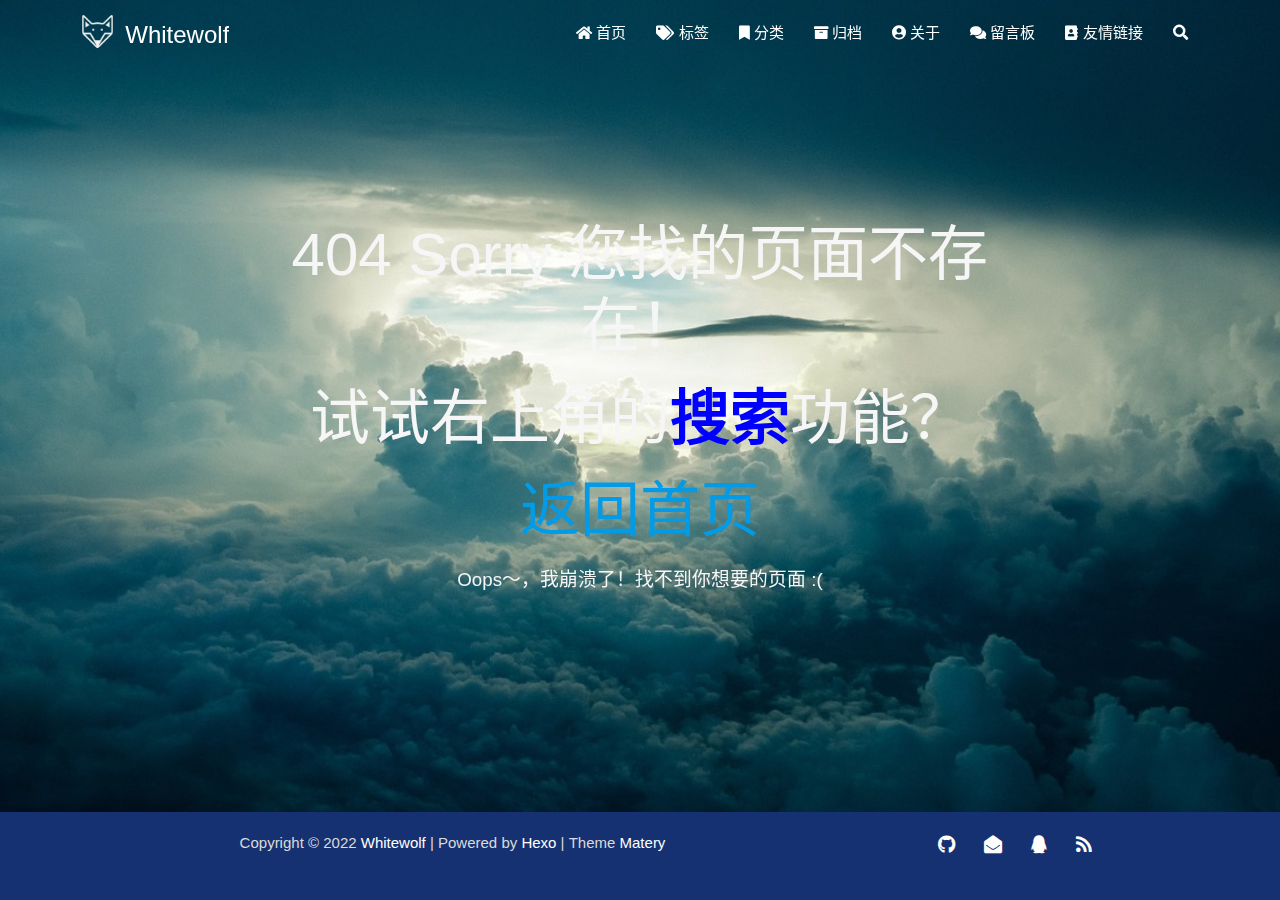
<file: 404/index.html>
<!DOCTYPE HTML>
<html lang="zh-CN">


<head>
    <meta charset="utf-8">
    <meta name="keywords" content="404, Whitewolf">
    <meta name="description" content="Whitewolf">
    <meta http-equiv="X-UA-Compatible" content="IE=edge">
    <meta name="viewport" content="width=device-width, initial-scale=1.0, user-scalable=no">
    <meta name="renderer" content="webkit|ie-stand|ie-comp">
    <meta name="mobile-web-app-capable" content="yes">
    <meta name="format-detection" content="telephone=no">
    <meta name="apple-mobile-web-app-capable" content="yes">
    <meta name="apple-mobile-web-app-status-bar-style" content="black-translucent">
    <meta name="referrer" content="no-referrer-when-downgrade">
    <!-- Global site tag (gtag.js) - Google Analytics -->


    <title>404 | Whitewolf</title>
    <link rel="icon" type="image/png" href="/favicon.png">

    <link rel="stylesheet" type="text/css" href="/libs/awesome/css/all.min.css">
    <link rel="stylesheet" type="text/css" href="/libs/materialize/materialize.min.css">
    <link rel="stylesheet" type="text/css" href="/libs/aos/aos.css">
    <link rel="stylesheet" type="text/css" href="/libs/animate/animate.min.css">
    <link rel="stylesheet" type="text/css" href="/libs/lightGallery/css/lightgallery.min.css">
    <link rel="stylesheet" type="text/css" href="/css/matery.css">
    <link rel="stylesheet" type="text/css" href="/css/my.css">

    <script src="/libs/jquery/jquery-3.6.0.min.js"></script>

<meta name="generator" content="Hexo 6.0.0">
<style>.github-emoji { position: relative; display: inline-block; width: 1.2em; min-height: 1.2em; overflow: hidden; vertical-align: top; color: transparent; }  .github-emoji > span { position: relative; z-index: 10; }  .github-emoji img, .github-emoji .fancybox { margin: 0 !important; padding: 0 !important; border: none !important; outline: none !important; text-decoration: none !important; user-select: none !important; cursor: auto !important; }  .github-emoji img { height: 1.2em !important; width: 1.2em !important; position: absolute !important; left: 50% !important; top: 50% !important; transform: translate(-50%, -50%) !important; user-select: none !important; cursor: auto !important; } .github-emoji-fallback { color: inherit; } .github-emoji-fallback img { opacity: 0 !important; }</style>
</head>




<body>
    <header class="navbar-fixed">
    <nav id="headNav" class="bg-color nav-transparent">
        <div id="navContainer" class="nav-wrapper container">
            <div class="brand-logo">
                <a href="/" class="waves-effect waves-light">
                    
                    <img src="/medias/logo.png" class="logo-img" alt="LOGO">
                    
                    <span class="logo-span">Whitewolf</span>
                </a>
            </div>
            

<a href="#" data-target="mobile-nav" class="sidenav-trigger button-collapse"><i class="fas fa-bars"></i></a>
<ul class="right nav-menu">
  
  <li class="hide-on-med-and-down nav-item">
    
    <a href="/" class="waves-effect waves-light">
      
      <i class="fas fa-home" style="zoom: 0.6;"></i>
      
      <span>首页</span>
    </a>
    
  </li>
  
  <li class="hide-on-med-and-down nav-item">
    
    <a href="/tags" class="waves-effect waves-light">
      
      <i class="fas fa-tags" style="zoom: 0.6;"></i>
      
      <span>标签</span>
    </a>
    
  </li>
  
  <li class="hide-on-med-and-down nav-item">
    
    <a href="/categories" class="waves-effect waves-light">
      
      <i class="fas fa-bookmark" style="zoom: 0.6;"></i>
      
      <span>分类</span>
    </a>
    
  </li>
  
  <li class="hide-on-med-and-down nav-item">
    
    <a href="/archives" class="waves-effect waves-light">
      
      <i class="fas fa-archive" style="zoom: 0.6;"></i>
      
      <span>归档</span>
    </a>
    
  </li>
  
  <li class="hide-on-med-and-down nav-item">
    
    <a href="/about" class="waves-effect waves-light">
      
      <i class="fas fa-user-circle" style="zoom: 0.6;"></i>
      
      <span>关于</span>
    </a>
    
  </li>
  
  <li class="hide-on-med-and-down nav-item">
    
    <a href="/contact" class="waves-effect waves-light">
      
      <i class="fas fa-comments" style="zoom: 0.6;"></i>
      
      <span>留言板</span>
    </a>
    
  </li>
  
  <li class="hide-on-med-and-down nav-item">
    
    <a href="/friends" class="waves-effect waves-light">
      
      <i class="fas fa-address-book" style="zoom: 0.6;"></i>
      
      <span>友情链接</span>
    </a>
    
  </li>
  
  <li>
    <a href="#searchModal" class="modal-trigger waves-effect waves-light">
      <i id="searchIcon" class="fas fa-search" title="搜索" style="zoom: 0.85;"></i>
    </a>
  </li>
</ul>


<div id="mobile-nav" class="side-nav sidenav">

    <div class="mobile-head bg-color">
        
        <img src="/medias/logo.png" class="logo-img circle responsive-img">
        
        <div class="logo-name">Whitewolf</div>
        <div class="logo-desc">
            
            Never really desperate, only the lost of the soul.
            
        </div>
    </div>

    <ul class="menu-list mobile-menu-list">
        
        <li class="m-nav-item">
	  
		<a href="/" class="waves-effect waves-light">
			
			    <i class="fa-fw fas fa-home"></i>
			
			首页
		</a>
          
        </li>
        
        <li class="m-nav-item">
	  
		<a href="/tags" class="waves-effect waves-light">
			
			    <i class="fa-fw fas fa-tags"></i>
			
			标签
		</a>
          
        </li>
        
        <li class="m-nav-item">
	  
		<a href="/categories" class="waves-effect waves-light">
			
			    <i class="fa-fw fas fa-bookmark"></i>
			
			分类
		</a>
          
        </li>
        
        <li class="m-nav-item">
	  
		<a href="/archives" class="waves-effect waves-light">
			
			    <i class="fa-fw fas fa-archive"></i>
			
			归档
		</a>
          
        </li>
        
        <li class="m-nav-item">
	  
		<a href="/about" class="waves-effect waves-light">
			
			    <i class="fa-fw fas fa-user-circle"></i>
			
			关于
		</a>
          
        </li>
        
        <li class="m-nav-item">
	  
		<a href="/contact" class="waves-effect waves-light">
			
			    <i class="fa-fw fas fa-comments"></i>
			
			留言板
		</a>
          
        </li>
        
        <li class="m-nav-item">
	  
		<a href="/friends" class="waves-effect waves-light">
			
			    <i class="fa-fw fas fa-address-book"></i>
			
			友情链接
		</a>
          
        </li>
        
        
        <li><div class="divider"></div></li>
        <li>
            <a href="https://github.com/blinkfox/hexo-theme-matery" class="waves-effect waves-light" target="_blank">
                <i class="fab fa-github-square fa-fw"></i>Fork Me
            </a>
        </li>
        
    </ul>
</div>


        </div>

        
            <style>
    .nav-transparent .github-corner {
        display: none !important;
    }

    .github-corner {
        position: absolute;
        z-index: 10;
        top: 0;
        right: 0;
        border: 0;
        transform: scale(1.1);
    }

    .github-corner svg {
        color: #0f9d58;
        fill: #fff;
        height: 64px;
        width: 64px;
    }

    .github-corner:hover .octo-arm {
        animation: a 0.56s ease-in-out;
    }

    .github-corner .octo-arm {
        animation: none;
    }

    @keyframes a {
        0%,
        to {
            transform: rotate(0);
        }
        20%,
        60% {
            transform: rotate(-25deg);
        }
        40%,
        80% {
            transform: rotate(10deg);
        }
    }
</style>

<a href="https://github.com/blinkfox/hexo-theme-matery" class="github-corner tooltipped hide-on-med-and-down" target="_blank"
   data-tooltip="Fork Me" data-position="left" data-delay="50">
    <svg viewBox="0 0 250 250" aria-hidden="true">
        <path d="M0,0 L115,115 L130,115 L142,142 L250,250 L250,0 Z"></path>
        <path d="M128.3,109.0 C113.8,99.7 119.0,89.6 119.0,89.6 C122.0,82.7 120.5,78.6 120.5,78.6 C119.2,72.0 123.4,76.3 123.4,76.3 C127.3,80.9 125.5,87.3 125.5,87.3 C122.9,97.6 130.6,101.9 134.4,103.2"
              fill="currentColor" style="transform-origin: 130px 106px;" class="octo-arm"></path>
        <path d="M115.0,115.0 C114.9,115.1 118.7,116.5 119.8,115.4 L133.7,101.6 C136.9,99.2 139.9,98.4 142.2,98.6 C133.8,88.0 127.5,74.4 143.8,58.0 C148.5,53.4 154.0,51.2 159.7,51.0 C160.3,49.4 163.2,43.6 171.4,40.1 C171.4,40.1 176.1,42.5 178.8,56.2 C183.1,58.6 187.2,61.8 190.9,65.4 C194.5,69.0 197.7,73.2 200.1,77.6 C213.8,80.2 216.3,84.9 216.3,84.9 C212.7,93.1 206.9,96.0 205.4,96.6 C205.1,102.4 203.0,107.8 198.3,112.5 C181.9,128.9 168.3,122.5 157.7,114.1 C157.9,116.9 156.7,120.9 152.7,124.9 L141.0,136.5 C139.8,137.7 141.6,141.9 141.8,141.8 Z"
              fill="currentColor" class="octo-body"></path>
    </svg>
</a>
        
    </nav>

</header>

    <style type="text/css">
    /* don't remove. */
    .about-cover {
        height: 90.2vh;
    }
</style>
<div class="bg-cover pd-header about-cover">
    <div class="container">
        <div class="row">
            <div class="col s10 offset-s1 m8 offset-m2 l8 offset-l2">
                <div class="brand">
                    <div class="title center-align">
                        404 Sorry 您找的页面不存在！
                    </div>
                    <div class="title center-align">
                        试试右上角的<span style="color:blue;font-weight:bold">搜索</span>功能？
                    </div>
                    <div class="title center-align">
                        <a href="/" target="_blank">返回首页</a>
                    </div>
                    <div class="description center-align">
                        Oops～，我崩溃了！找不到你想要的页面 :(
                    </div>
                </div>
            </div>
        </div>
    </div>
</div>


    <script>
        // 每天切换 banner 图.  Switch banner image every day.
        var bannerUrl = "/medias/banner/" + new Date().getDay() + '.jpg';
        $('.bg-cover').css('background-image', 'url(' + bannerUrl + ')');
    </script>



    <footer class="page-footer bg-color">
    

    <div class="container row center-align"
         style="margin-bottom: 0px !important;">
        <div class="col s12 m8 l8 copy-right">
            Copyright&nbsp;&copy;
            
                <span id="year">2022</span>
            
            <a href="/about" target="_blank">Whitewolf</a>
            |&nbsp;Powered by&nbsp;<a href="https://hexo.io/" target="_blank">Hexo</a>
            |&nbsp;Theme&nbsp;<a href="https://github.com/blinkfox/hexo-theme-matery" target="_blank">Matery</a>
            <br>
            
            
            
            
            
            <br>

            <!-- 运行天数提醒. -->
            
            <br>
            
        </div>
        <div class="col s12 m4 l4 social-link ">
    <a href="https://github.com/Whitepinkwolf" class="tooltipped" target="_blank" data-tooltip="访问我的GitHub" data-position="top" data-delay="50">
        <i class="fab fa-github"></i>
    </a>



    <a href="mailto:1270011876@qq.com" class="tooltipped" target="_blank" data-tooltip="邮件联系我" data-position="top" data-delay="50">
        <i class="fas fa-envelope-open"></i>
    </a>







    <a href="tencent://AddContact/?fromId=50&fromSubId=1&subcmd=all&uin=1270011876" class="tooltipped" target="_blank" data-tooltip="QQ联系我: 1270011876" data-position="top" data-delay="50">
        <i class="fab fa-qq"></i>
    </a>







    <a href="/atom.xml" class="tooltipped" target="_blank" data-tooltip="RSS 订阅" data-position="top" data-delay="50">
        <i class="fas fa-rss"></i>
    </a>

</div>
    </div>
</footer>

<div class="progress-bar"></div>


    <!-- 搜索遮罩框 -->
<div id="searchModal" class="modal">
    <div class="modal-content">
        <div class="search-header">
            <span class="title"><i class="fas fa-search"></i>&nbsp;&nbsp;搜索</span>
            <input type="search" id="searchInput" name="s" placeholder="请输入搜索的关键字"
                   class="search-input">
        </div>
        <div id="searchResult"></div>
    </div>
</div>

<script type="text/javascript">
$(function () {
    var searchFunc = function (path, search_id, content_id) {
        'use strict';
        $.ajax({
            url: path,
            dataType: "xml",
            success: function (xmlResponse) {
                // get the contents from search data
                var datas = $("entry", xmlResponse).map(function () {
                    return {
                        title: $("title", this).text(),
                        content: $("content", this).text(),
                        url: $("url", this).text()
                    };
                }).get();
                var $input = document.getElementById(search_id);
                var $resultContent = document.getElementById(content_id);
                $input.addEventListener('input', function () {
                    var str = '<ul class=\"search-result-list\">';
                    var keywords = this.value.trim().toLowerCase().split(/[\s\-]+/);
                    $resultContent.innerHTML = "";
                    if (this.value.trim().length <= 0) {
                        return;
                    }
                    // perform local searching
                    datas.forEach(function (data) {
                        var isMatch = true;
                        var data_title = data.title.trim().toLowerCase();
                        var data_content = data.content.trim().replace(/<[^>]+>/g, "").toLowerCase();
                        var data_url = data.url;
                        data_url = data_url.indexOf('/') === 0 ? data.url : '/' + data_url;
                        var index_title = -1;
                        var index_content = -1;
                        var first_occur = -1;
                        // only match artiles with not empty titles and contents
                        if (data_title !== '' && data_content !== '') {
                            keywords.forEach(function (keyword, i) {
                                index_title = data_title.indexOf(keyword);
                                index_content = data_content.indexOf(keyword);
                                if (index_title < 0 && index_content < 0) {
                                    isMatch = false;
                                } else {
                                    if (index_content < 0) {
                                        index_content = 0;
                                    }
                                    if (i === 0) {
                                        first_occur = index_content;
                                    }
                                }
                            });
                        }
                        // show search results
                        if (isMatch) {
                            str += "<li><a href='" + data_url + "' class='search-result-title'>" + data_title + "</a>";
                            var content = data.content.trim().replace(/<[^>]+>/g, "");
                            if (first_occur >= 0) {
                                // cut out 100 characters
                                var start = first_occur - 20;
                                var end = first_occur + 80;
                                if (start < 0) {
                                    start = 0;
                                }
                                if (start === 0) {
                                    end = 100;
                                }
                                if (end > content.length) {
                                    end = content.length;
                                }
                                var match_content = content.substr(start, end);
                                // highlight all keywords
                                keywords.forEach(function (keyword) {
                                    var regS = new RegExp(keyword, "gi");
                                    match_content = match_content.replace(regS, "<em class=\"search-keyword\">" + keyword + "</em>");
                                });

                                str += "<p class=\"search-result\">" + match_content + "...</p>"
                            }
                            str += "</li>";
                        }
                    });
                    str += "</ul>";
                    $resultContent.innerHTML = str;
                });
            }
        });
    };

    searchFunc('/search.xml', 'searchInput', 'searchResult');
});
</script>

    <!-- 回到顶部按钮 -->
<div id="backTop" class="top-scroll">
    <a class="btn-floating btn-large waves-effect waves-light" href="#!">
        <i class="fas fa-arrow-up"></i>
    </a>
</div>


    <script src="/libs/materialize/materialize.min.js"></script>
    <script src="/libs/masonry/masonry.pkgd.min.js"></script>
    <script src="/libs/aos/aos.js"></script>
    <script src="/libs/scrollprogress/scrollProgress.min.js"></script>
    <script src="/libs/lightGallery/js/lightgallery-all.min.js"></script>
    <script src="/js/matery.js"></script>

    

    

    <!-- 雪花特效 -->
    

    <!-- 鼠标星星特效 -->
     
        <script type="text/javascript">
            // 只在桌面版网页启用特效
            var windowWidth = $(window).width();
            if (windowWidth > 768) {
                document.write('<script type="text/javascript" src="/libs/others/star.js"><\/script>');
            }
        </script>
    

     
        <script src="https://ssl.captcha.qq.com/TCaptcha.js"></script>
        <script src="/libs/others/TencentCaptcha.js"></script>
        <button id="TencentCaptcha" data-appid="xxxxxxxxxx" data-cbfn="callback" type="button" hidden></button>
    

    <!-- Baidu Analytics -->

    <!-- Baidu Push -->

<script>
    (function () {
        var bp = document.createElement('script');
        var curProtocol = window.location.protocol.split(':')[0];
        if (curProtocol === 'https') {
            bp.src = 'https://zz.bdstatic.com/linksubmit/push.js';
        } else {
            bp.src = 'http://push.zhanzhang.baidu.com/push.js';
        }
        var s = document.getElementsByTagName("script")[0];
        s.parentNode.insertBefore(bp, s);
    })();
</script>

    
    

    

    

    <!--腾讯兔小巢-->
    
    

    

    

    
    <script src="/libs/instantpage/instantpage.js" type="module"></script>
    

</body>

</html>
</file>
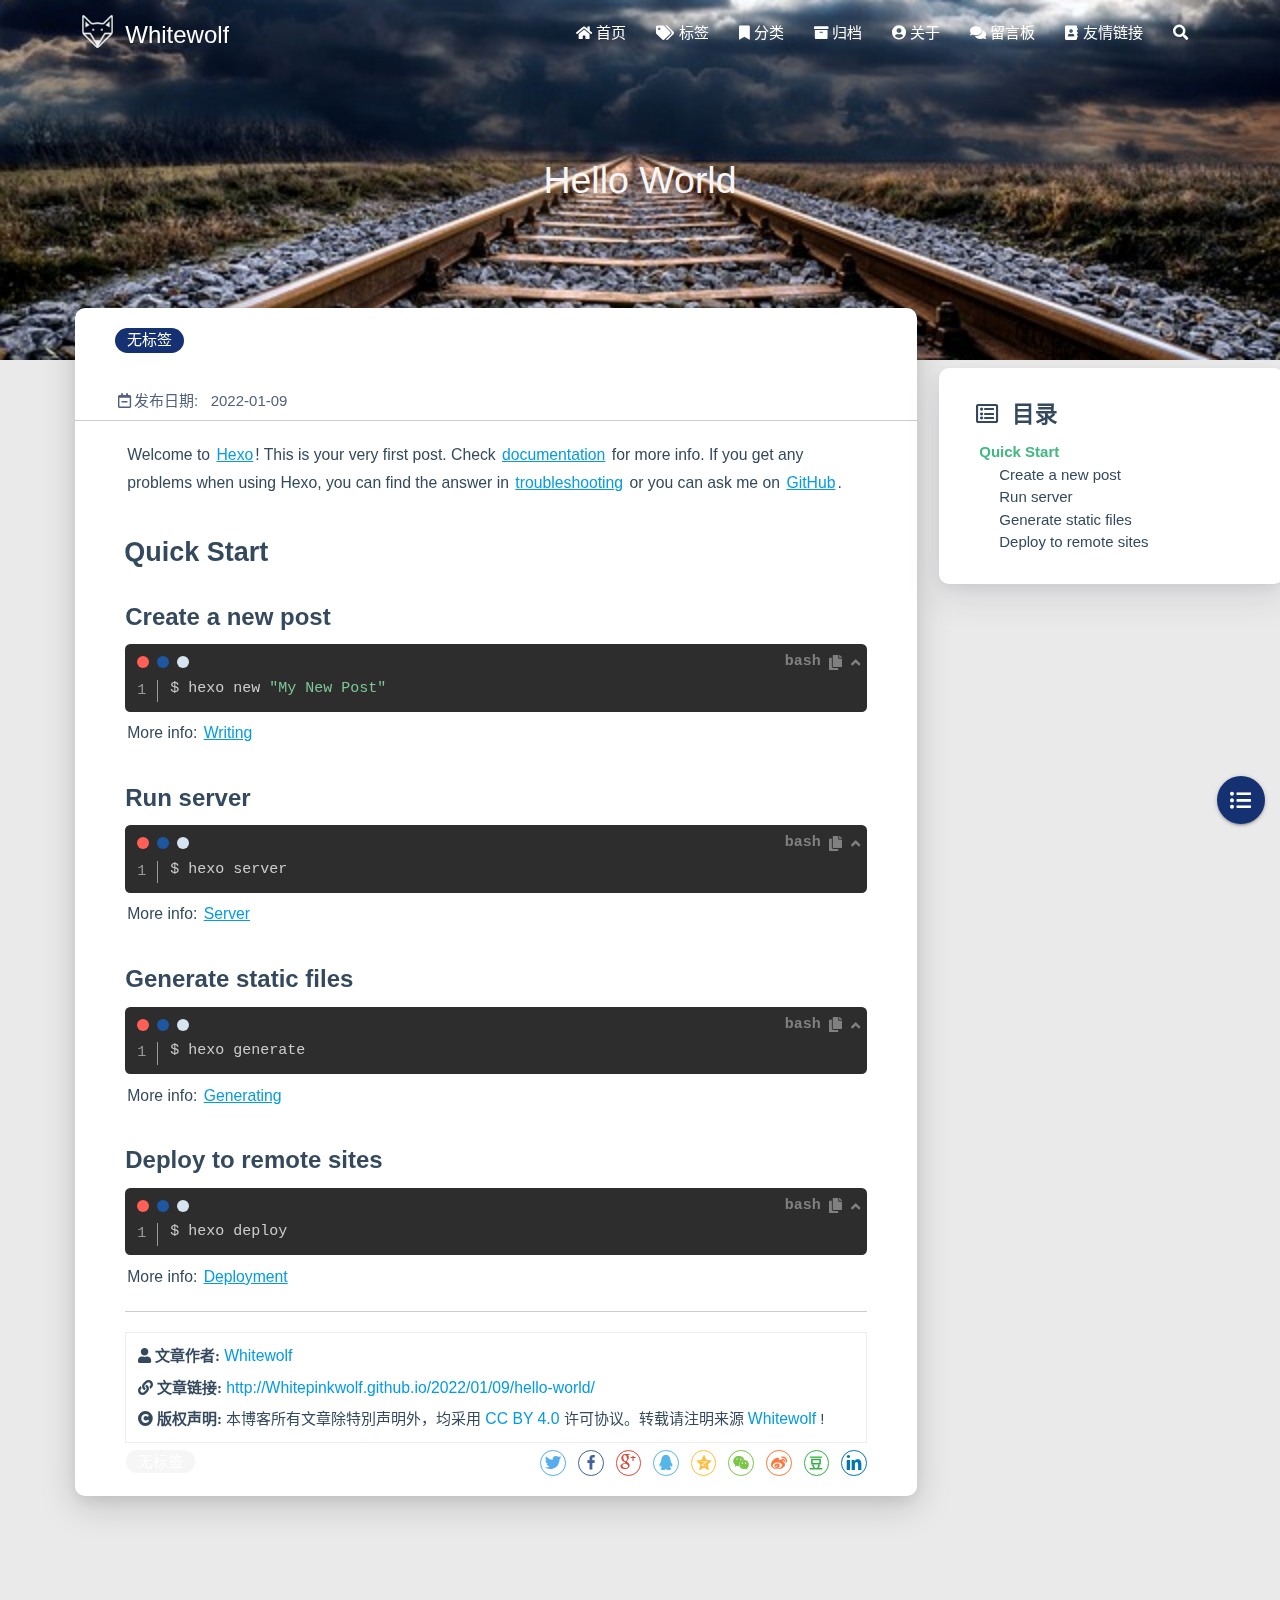
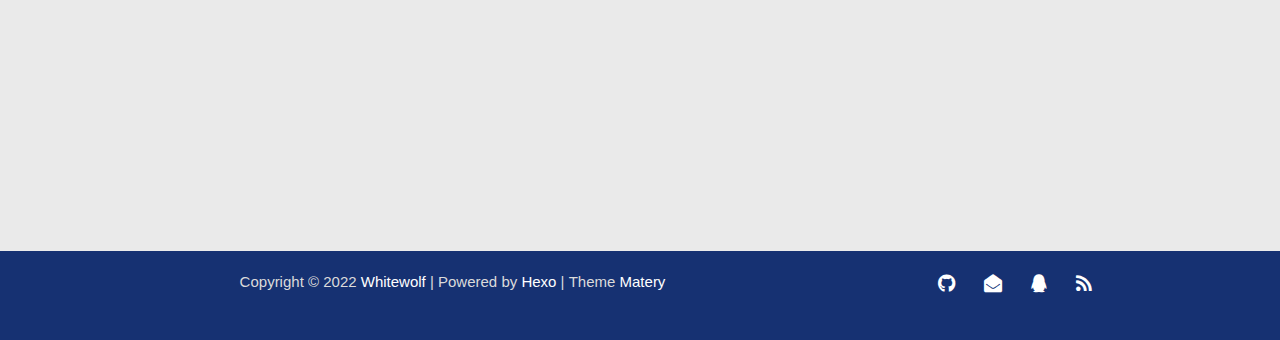
<file: 2022/01/09/hello-world/index.html>
<!DOCTYPE HTML>
<html lang="zh-CN">


<head>
    <meta charset="utf-8">
    <meta name="keywords" content="Hello World, Whitewolf">
    <meta name="description" content="Welcome to Hexo! This is your very first post. Check documentation for more info. If you get any problems when using Hex">
    <meta http-equiv="X-UA-Compatible" content="IE=edge">
    <meta name="viewport" content="width=device-width, initial-scale=1.0, user-scalable=no">
    <meta name="renderer" content="webkit|ie-stand|ie-comp">
    <meta name="mobile-web-app-capable" content="yes">
    <meta name="format-detection" content="telephone=no">
    <meta name="apple-mobile-web-app-capable" content="yes">
    <meta name="apple-mobile-web-app-status-bar-style" content="black-translucent">
    <meta name="referrer" content="no-referrer-when-downgrade">
    <!-- Global site tag (gtag.js) - Google Analytics -->


    <title>Hello World | Whitewolf</title>
    <link rel="icon" type="image/png" href="/favicon.png">

    <link rel="stylesheet" type="text/css" href="/libs/awesome/css/all.min.css">
    <link rel="stylesheet" type="text/css" href="/libs/materialize/materialize.min.css">
    <link rel="stylesheet" type="text/css" href="/libs/aos/aos.css">
    <link rel="stylesheet" type="text/css" href="/libs/animate/animate.min.css">
    <link rel="stylesheet" type="text/css" href="/libs/lightGallery/css/lightgallery.min.css">
    <link rel="stylesheet" type="text/css" href="/css/matery.css">
    <link rel="stylesheet" type="text/css" href="/css/my.css">

    <script src="/libs/jquery/jquery-3.6.0.min.js"></script>

<meta name="generator" content="Hexo 6.0.0">
<style>.github-emoji { position: relative; display: inline-block; width: 1.2em; min-height: 1.2em; overflow: hidden; vertical-align: top; color: transparent; }  .github-emoji > span { position: relative; z-index: 10; }  .github-emoji img, .github-emoji .fancybox { margin: 0 !important; padding: 0 !important; border: none !important; outline: none !important; text-decoration: none !important; user-select: none !important; cursor: auto !important; }  .github-emoji img { height: 1.2em !important; width: 1.2em !important; position: absolute !important; left: 50% !important; top: 50% !important; transform: translate(-50%, -50%) !important; user-select: none !important; cursor: auto !important; } .github-emoji-fallback { color: inherit; } .github-emoji-fallback img { opacity: 0 !important; }</style>
</head>




<body>
    <header class="navbar-fixed">
    <nav id="headNav" class="bg-color nav-transparent">
        <div id="navContainer" class="nav-wrapper container">
            <div class="brand-logo">
                <a href="/" class="waves-effect waves-light">
                    
                    <img src="/medias/logo.png" class="logo-img" alt="LOGO">
                    
                    <span class="logo-span">Whitewolf</span>
                </a>
            </div>
            

<a href="#" data-target="mobile-nav" class="sidenav-trigger button-collapse"><i class="fas fa-bars"></i></a>
<ul class="right nav-menu">
  
  <li class="hide-on-med-and-down nav-item">
    
    <a href="/" class="waves-effect waves-light">
      
      <i class="fas fa-home" style="zoom: 0.6;"></i>
      
      <span>首页</span>
    </a>
    
  </li>
  
  <li class="hide-on-med-and-down nav-item">
    
    <a href="/tags" class="waves-effect waves-light">
      
      <i class="fas fa-tags" style="zoom: 0.6;"></i>
      
      <span>标签</span>
    </a>
    
  </li>
  
  <li class="hide-on-med-and-down nav-item">
    
    <a href="/categories" class="waves-effect waves-light">
      
      <i class="fas fa-bookmark" style="zoom: 0.6;"></i>
      
      <span>分类</span>
    </a>
    
  </li>
  
  <li class="hide-on-med-and-down nav-item">
    
    <a href="/archives" class="waves-effect waves-light">
      
      <i class="fas fa-archive" style="zoom: 0.6;"></i>
      
      <span>归档</span>
    </a>
    
  </li>
  
  <li class="hide-on-med-and-down nav-item">
    
    <a href="/about" class="waves-effect waves-light">
      
      <i class="fas fa-user-circle" style="zoom: 0.6;"></i>
      
      <span>关于</span>
    </a>
    
  </li>
  
  <li class="hide-on-med-and-down nav-item">
    
    <a href="/contact" class="waves-effect waves-light">
      
      <i class="fas fa-comments" style="zoom: 0.6;"></i>
      
      <span>留言板</span>
    </a>
    
  </li>
  
  <li class="hide-on-med-and-down nav-item">
    
    <a href="/friends" class="waves-effect waves-light">
      
      <i class="fas fa-address-book" style="zoom: 0.6;"></i>
      
      <span>友情链接</span>
    </a>
    
  </li>
  
  <li>
    <a href="#searchModal" class="modal-trigger waves-effect waves-light">
      <i id="searchIcon" class="fas fa-search" title="搜索" style="zoom: 0.85;"></i>
    </a>
  </li>
</ul>


<div id="mobile-nav" class="side-nav sidenav">

    <div class="mobile-head bg-color">
        
        <img src="/medias/logo.png" class="logo-img circle responsive-img">
        
        <div class="logo-name">Whitewolf</div>
        <div class="logo-desc">
            
            Never really desperate, only the lost of the soul.
            
        </div>
    </div>

    <ul class="menu-list mobile-menu-list">
        
        <li class="m-nav-item">
	  
		<a href="/" class="waves-effect waves-light">
			
			    <i class="fa-fw fas fa-home"></i>
			
			首页
		</a>
          
        </li>
        
        <li class="m-nav-item">
	  
		<a href="/tags" class="waves-effect waves-light">
			
			    <i class="fa-fw fas fa-tags"></i>
			
			标签
		</a>
          
        </li>
        
        <li class="m-nav-item">
	  
		<a href="/categories" class="waves-effect waves-light">
			
			    <i class="fa-fw fas fa-bookmark"></i>
			
			分类
		</a>
          
        </li>
        
        <li class="m-nav-item">
	  
		<a href="/archives" class="waves-effect waves-light">
			
			    <i class="fa-fw fas fa-archive"></i>
			
			归档
		</a>
          
        </li>
        
        <li class="m-nav-item">
	  
		<a href="/about" class="waves-effect waves-light">
			
			    <i class="fa-fw fas fa-user-circle"></i>
			
			关于
		</a>
          
        </li>
        
        <li class="m-nav-item">
	  
		<a href="/contact" class="waves-effect waves-light">
			
			    <i class="fa-fw fas fa-comments"></i>
			
			留言板
		</a>
          
        </li>
        
        <li class="m-nav-item">
	  
		<a href="/friends" class="waves-effect waves-light">
			
			    <i class="fa-fw fas fa-address-book"></i>
			
			友情链接
		</a>
          
        </li>
        
        
        <li><div class="divider"></div></li>
        <li>
            <a href="https://github.com/blinkfox/hexo-theme-matery" class="waves-effect waves-light" target="_blank">
                <i class="fab fa-github-square fa-fw"></i>Fork Me
            </a>
        </li>
        
    </ul>
</div>


        </div>

        
            <style>
    .nav-transparent .github-corner {
        display: none !important;
    }

    .github-corner {
        position: absolute;
        z-index: 10;
        top: 0;
        right: 0;
        border: 0;
        transform: scale(1.1);
    }

    .github-corner svg {
        color: #0f9d58;
        fill: #fff;
        height: 64px;
        width: 64px;
    }

    .github-corner:hover .octo-arm {
        animation: a 0.56s ease-in-out;
    }

    .github-corner .octo-arm {
        animation: none;
    }

    @keyframes a {
        0%,
        to {
            transform: rotate(0);
        }
        20%,
        60% {
            transform: rotate(-25deg);
        }
        40%,
        80% {
            transform: rotate(10deg);
        }
    }
</style>

<a href="https://github.com/blinkfox/hexo-theme-matery" class="github-corner tooltipped hide-on-med-and-down" target="_blank"
   data-tooltip="Fork Me" data-position="left" data-delay="50">
    <svg viewBox="0 0 250 250" aria-hidden="true">
        <path d="M0,0 L115,115 L130,115 L142,142 L250,250 L250,0 Z"></path>
        <path d="M128.3,109.0 C113.8,99.7 119.0,89.6 119.0,89.6 C122.0,82.7 120.5,78.6 120.5,78.6 C119.2,72.0 123.4,76.3 123.4,76.3 C127.3,80.9 125.5,87.3 125.5,87.3 C122.9,97.6 130.6,101.9 134.4,103.2"
              fill="currentColor" style="transform-origin: 130px 106px;" class="octo-arm"></path>
        <path d="M115.0,115.0 C114.9,115.1 118.7,116.5 119.8,115.4 L133.7,101.6 C136.9,99.2 139.9,98.4 142.2,98.6 C133.8,88.0 127.5,74.4 143.8,58.0 C148.5,53.4 154.0,51.2 159.7,51.0 C160.3,49.4 163.2,43.6 171.4,40.1 C171.4,40.1 176.1,42.5 178.8,56.2 C183.1,58.6 187.2,61.8 190.9,65.4 C194.5,69.0 197.7,73.2 200.1,77.6 C213.8,80.2 216.3,84.9 216.3,84.9 C212.7,93.1 206.9,96.0 205.4,96.6 C205.1,102.4 203.0,107.8 198.3,112.5 C181.9,128.9 168.3,122.5 157.7,114.1 C157.9,116.9 156.7,120.9 152.7,124.9 L141.0,136.5 C139.8,137.7 141.6,141.9 141.8,141.8 Z"
              fill="currentColor" class="octo-body"></path>
    </svg>
</a>
        
    </nav>

</header>

    



<div class="bg-cover pd-header post-cover" style="background-image: url('/medias/featureimages/12.jpg')">
    <div class="container" style="right: 0px;left: 0px;">
        <div class="row">
            <div class="col s12 m12 l12">
                <div class="brand">
                    <h1 class="description center-align post-title">Hello World</h1>
                </div>
            </div>
        </div>
    </div>
</div>




<main class="post-container content">

    
    <link rel="stylesheet" href="/libs/tocbot/tocbot.css">
<style>
    #articleContent h1::before,
    #articleContent h2::before,
    #articleContent h3::before,
    #articleContent h4::before,
    #articleContent h5::before,
    #articleContent h6::before {
        display: block;
        content: " ";
        height: 100px;
        margin-top: -100px;
        visibility: hidden;
    }

    #articleContent :focus {
        outline: none;
    }

    .toc-fixed {
        position: fixed;
        top: 64px;
    }

    .toc-widget {
        width: 345px;
        padding-left: 20px;
    }

    .toc-widget .toc-title {
        padding: 35px 0 15px 17px;
        font-size: 1.5rem;
        font-weight: bold;
        line-height: 1.5rem;
    }

    .toc-widget ol {
        padding: 0;
        list-style: none;
    }

    #toc-content {
        padding-bottom: 30px;
        overflow: auto;
    }

    #toc-content ol {
        padding-left: 10px;
    }

    #toc-content ol li {
        padding-left: 10px;
    }

    #toc-content .toc-link:hover {
        color: #42b983;
        font-weight: 700;
        text-decoration: underline;
    }

    #toc-content .toc-link::before {
        background-color: transparent;
        max-height: 25px;

        position: absolute;
        right: 23.5vw;
        display: block;
    }

    #toc-content .is-active-link {
        color: #42b983;
    }

    #floating-toc-btn {
        position: fixed;
        right: 15px;
        bottom: 76px;
        padding-top: 15px;
        margin-bottom: 0;
        z-index: 998;
    }

    #floating-toc-btn .btn-floating {
        width: 48px;
        height: 48px;
    }

    #floating-toc-btn .btn-floating i {
        line-height: 48px;
        font-size: 1.4rem;
    }
</style>
<div class="row">
    <div id="main-content" class="col s12 m12 l9">
        <!-- 文章内容详情 -->
<div id="artDetail">
    <div class="card">
        <div class="card-content article-info">
            <div class="row tag-cate">
                <div class="col s7">
                    
                          <div class="article-tag">
                            <span class="chip bg-color">无标签</span>
                          </div>
                    
                </div>
                <div class="col s5 right-align">
                    
                </div>
            </div>

            <div class="post-info">
                
                <div class="post-date info-break-policy">
                    <i class="far fa-calendar-minus fa-fw"></i>发布日期:&nbsp;&nbsp;
                    2022-01-09
                </div>
                

                

                

                

                
            </div>
        </div>
        <hr class="clearfix">

        
        <!-- 是否加载使用自带的 prismjs. -->
        <link rel="stylesheet" href="/libs/prism/prism.css">
        

        

        <div class="card-content article-card-content">
            <div id="articleContent">
                <p>Welcome to <a target="_blank" rel="noopener" href="https://hexo.io/">Hexo</a>! This is your very first post. Check <a target="_blank" rel="noopener" href="https://hexo.io/docs/">documentation</a> for more info. If you get any problems when using Hexo, you can find the answer in <a target="_blank" rel="noopener" href="https://hexo.io/docs/troubleshooting.html">troubleshooting</a> or you can ask me on <a target="_blank" rel="noopener" href="https://github.com/hexojs/hexo/issues">GitHub</a>.</p>
<h2 id="Quick-Start"><a href="#Quick-Start" class="headerlink" title="Quick Start"></a>Quick Start</h2><h3 id="Create-a-new-post"><a href="#Create-a-new-post" class="headerlink" title="Create a new post"></a>Create a new post</h3><pre class="line-numbers language-bash" data-language="bash"><code class="language-bash">$ hexo new <span class="token string">"My New Post"</span><span aria-hidden="true" class="line-numbers-rows"><span></span></span></code></pre>

<p>More info: <a target="_blank" rel="noopener" href="https://hexo.io/docs/writing.html">Writing</a></p>
<h3 id="Run-server"><a href="#Run-server" class="headerlink" title="Run server"></a>Run server</h3><pre class="line-numbers language-bash" data-language="bash"><code class="language-bash">$ hexo server<span aria-hidden="true" class="line-numbers-rows"><span></span></span></code></pre>

<p>More info: <a target="_blank" rel="noopener" href="https://hexo.io/docs/server.html">Server</a></p>
<h3 id="Generate-static-files"><a href="#Generate-static-files" class="headerlink" title="Generate static files"></a>Generate static files</h3><pre class="line-numbers language-bash" data-language="bash"><code class="language-bash">$ hexo generate<span aria-hidden="true" class="line-numbers-rows"><span></span></span></code></pre>

<p>More info: <a target="_blank" rel="noopener" href="https://hexo.io/docs/generating.html">Generating</a></p>
<h3 id="Deploy-to-remote-sites"><a href="#Deploy-to-remote-sites" class="headerlink" title="Deploy to remote sites"></a>Deploy to remote sites</h3><pre class="line-numbers language-bash" data-language="bash"><code class="language-bash">$ hexo deploy<span aria-hidden="true" class="line-numbers-rows"><span></span></span></code></pre>

<p>More info: <a target="_blank" rel="noopener" href="https://hexo.io/docs/one-command-deployment.html">Deployment</a></p>

                
            </div>
            <hr/>

            

    <div class="reprint" id="reprint-statement">
        
            <div class="reprint__author">
                <span class="reprint-meta" style="font-weight: bold;">
                    <i class="fas fa-user">
                        文章作者:
                    </i>
                </span>
                <span class="reprint-info">
                    <a href="/about" rel="external nofollow noreferrer">Whitewolf</a>
                </span>
            </div>
            <div class="reprint__type">
                <span class="reprint-meta" style="font-weight: bold;">
                    <i class="fas fa-link">
                        文章链接:
                    </i>
                </span>
                <span class="reprint-info">
                    <a href="http://Whitepinkwolf.github.io/2022/01/09/hello-world/">http://Whitepinkwolf.github.io/2022/01/09/hello-world/</a>
                </span>
            </div>
            <div class="reprint__notice">
                <span class="reprint-meta" style="font-weight: bold;">
                    <i class="fas fa-copyright">
                        版权声明:
                    </i>
                </span>
                <span class="reprint-info">
                    本博客所有文章除特別声明外，均采用
                    <a href="https://creativecommons.org/licenses/by/4.0/deed.zh" rel="external nofollow noreferrer" target="_blank">CC BY 4.0</a>
                    许可协议。转载请注明来源
                    <a href="/about" target="_blank">Whitewolf</a>
                    !
                </span>
            </div>
        
    </div>

    <script async defer>
      document.addEventListener("copy", function (e) {
        let toastHTML = '<span>复制成功，请遵循本文的转载规则</span><button class="btn-flat toast-action" onclick="navToReprintStatement()" style="font-size: smaller">查看</a>';
        M.toast({html: toastHTML})
      });

      function navToReprintStatement() {
        $("html, body").animate({scrollTop: $("#reprint-statement").offset().top - 80}, 800);
      }
    </script>



            <div class="tag_share" style="display: block;">
                <div class="post-meta__tag-list" style="display: inline-block;">
                    
                        <div class="article-tag">
                            <span class="chip bg-color">无标签</span>
                        </div>
                    
                </div>
                <div class="post_share" style="zoom: 80%; width: fit-content; display: inline-block; float: right; margin: -0.15rem 0;">
                    <link rel="stylesheet" type="text/css" href="/libs/share/css/share.min.css">
<div id="article-share">

    
    <div class="social-share" data-sites="twitter,facebook,google,qq,qzone,wechat,weibo,douban,linkedin" data-wechat-qrcode-helper="<p>微信扫一扫即可分享！</p>"></div>
    <script src="/libs/share/js/social-share.min.js"></script>
    

    

</div>

                </div>
            </div>
            
        </div>
    </div>

    

    

    

    

    

    

    

    

    

    

<article id="prenext-posts" class="prev-next articles">
    <div class="row article-row">
        
        <div class="article col s12 m6" data-aos="fade-up" data-aos="fade-up">
            <div class="article-badge left-badge text-color">
                <i class="far fa-dot-circle"></i>&nbsp;本篇
            </div>
            <div class="card">
                <a href="/2022/01/09/hello-world/">
                    <div class="card-image">
                        
                        
                        <img src="/medias/featureimages/12.jpg" class="responsive-img" alt="Hello World">
                        
                        <span class="card-title">Hello World</span>
                    </div>
                </a>
                <div class="card-content article-content">
                    <div class="summary block-with-text">
                        
                            
                        
                    </div>
                    <div class="publish-info">
                            <span class="publish-date">
                                <i class="far fa-clock fa-fw icon-date"></i>2022-01-09
                            </span>
                        <span class="publish-author">
                            
                            <i class="fas fa-user fa-fw"></i>
                            Whitewolf
                            
                        </span>
                    </div>
                </div>

                
            </div>
        </div>
        
        
        <div class="article col s12 m6" data-aos="fade-up">
            <div class="article-badge right-badge text-color">
                本篇&nbsp;<i class="far fa-dot-circle"></i>
            </div>
            <div class="card">
                <a href="/2022/01/09/hello-world/">
                    <div class="card-image">
                        
                        
                        <img src="/medias/featureimages/12.jpg" class="responsive-img" alt="Hello World">
                        
                        <span class="card-title">Hello World</span>
                    </div>
                </a>
                <div class="card-content article-content">
                    <div class="summary block-with-text">
                        
                            
                        
                    </div>
                    <div class="publish-info">
                            <span class="publish-date">
                                <i class="far fa-clock fa-fw icon-date"></i>2022-01-09
                            </span>
                        <span class="publish-author">
                            
                            <i class="fas fa-user fa-fw"></i>
                            Whitewolf
                            
                        </span>
                    </div>
                </div>

                
            </div>
        </div>
        
    </div>
</article>

</div>



<!-- 代码块功能依赖 -->
<script type="text/javascript" src="/libs/codeBlock/codeBlockFuction.js"></script>

<!-- 代码语言 -->

<script type="text/javascript" src="/libs/codeBlock/codeLang.js"></script>


<!-- 代码块复制 -->

<script type="text/javascript" src="/libs/codeBlock/codeCopy.js"></script>


<!-- 代码块收缩 -->

<script type="text/javascript" src="/libs/codeBlock/codeShrink.js"></script>


    </div>
    <div id="toc-aside" class="expanded col l3 hide-on-med-and-down">
        <div class="toc-widget card" style="background-color: white;">
            <div class="toc-title"><i class="far fa-list-alt"></i>&nbsp;&nbsp;目录</div>
            <div id="toc-content"></div>
        </div>
    </div>
</div>

<!-- TOC 悬浮按钮. -->

<div id="floating-toc-btn" class="hide-on-med-and-down">
    <a class="btn-floating btn-large bg-color">
        <i class="fas fa-list-ul"></i>
    </a>
</div>


<script src="/libs/tocbot/tocbot.min.js"></script>
<script>
    $(function () {
        tocbot.init({
            tocSelector: '#toc-content',
            contentSelector: '#articleContent',
            headingsOffset: -($(window).height() * 0.4 - 45),
            collapseDepth: Number('0'),
            headingSelector: 'h2, h3, h4'
        });

        // modify the toc link href to support Chinese.
        let i = 0;
        let tocHeading = 'toc-heading-';
        $('#toc-content a').each(function () {
            $(this).attr('href', '#' + tocHeading + (++i));
        });

        // modify the heading title id to support Chinese.
        i = 0;
        $('#articleContent').children('h2, h3, h4').each(function () {
            $(this).attr('id', tocHeading + (++i));
        });

        // Set scroll toc fixed.
        let tocHeight = parseInt($(window).height() * 0.4 - 64);
        let $tocWidget = $('.toc-widget');
        $(window).scroll(function () {
            let scroll = $(window).scrollTop();
            /* add post toc fixed. */
            if (scroll > tocHeight) {
                $tocWidget.addClass('toc-fixed');
            } else {
                $tocWidget.removeClass('toc-fixed');
            }
        });

        
        /* 修复文章卡片 div 的宽度. */
        let fixPostCardWidth = function (srcId, targetId) {
            let srcDiv = $('#' + srcId);
            if (srcDiv.length === 0) {
                return;
            }

            let w = srcDiv.width();
            if (w >= 450) {
                w = w + 21;
            } else if (w >= 350 && w < 450) {
                w = w + 18;
            } else if (w >= 300 && w < 350) {
                w = w + 16;
            } else {
                w = w + 14;
            }
            $('#' + targetId).width(w);
        };

        // 切换TOC目录展开收缩的相关操作.
        const expandedClass = 'expanded';
        let $tocAside = $('#toc-aside');
        let $mainContent = $('#main-content');
        $('#floating-toc-btn .btn-floating').click(function () {
            if ($tocAside.hasClass(expandedClass)) {
                $tocAside.removeClass(expandedClass).hide();
                $mainContent.removeClass('l9');
            } else {
                $tocAside.addClass(expandedClass).show();
                $mainContent.addClass('l9');
            }
            fixPostCardWidth('artDetail', 'prenext-posts');
        });
        
    });
</script>

    

</main>




    <footer class="page-footer bg-color">
    

    <div class="container row center-align"
         style="margin-bottom: 0px !important;">
        <div class="col s12 m8 l8 copy-right">
            Copyright&nbsp;&copy;
            
                <span id="year">2022</span>
            
            <a href="/about" target="_blank">Whitewolf</a>
            |&nbsp;Powered by&nbsp;<a href="https://hexo.io/" target="_blank">Hexo</a>
            |&nbsp;Theme&nbsp;<a href="https://github.com/blinkfox/hexo-theme-matery" target="_blank">Matery</a>
            <br>
            
            
            
            
            
            <br>

            <!-- 运行天数提醒. -->
            
            <br>
            
        </div>
        <div class="col s12 m4 l4 social-link ">
    <a href="https://github.com/Whitepinkwolf" class="tooltipped" target="_blank" data-tooltip="访问我的GitHub" data-position="top" data-delay="50">
        <i class="fab fa-github"></i>
    </a>



    <a href="mailto:1270011876@qq.com" class="tooltipped" target="_blank" data-tooltip="邮件联系我" data-position="top" data-delay="50">
        <i class="fas fa-envelope-open"></i>
    </a>







    <a href="tencent://AddContact/?fromId=50&fromSubId=1&subcmd=all&uin=1270011876" class="tooltipped" target="_blank" data-tooltip="QQ联系我: 1270011876" data-position="top" data-delay="50">
        <i class="fab fa-qq"></i>
    </a>







    <a href="/atom.xml" class="tooltipped" target="_blank" data-tooltip="RSS 订阅" data-position="top" data-delay="50">
        <i class="fas fa-rss"></i>
    </a>

</div>
    </div>
</footer>

<div class="progress-bar"></div>


    <!-- 搜索遮罩框 -->
<div id="searchModal" class="modal">
    <div class="modal-content">
        <div class="search-header">
            <span class="title"><i class="fas fa-search"></i>&nbsp;&nbsp;搜索</span>
            <input type="search" id="searchInput" name="s" placeholder="请输入搜索的关键字"
                   class="search-input">
        </div>
        <div id="searchResult"></div>
    </div>
</div>

<script type="text/javascript">
$(function () {
    var searchFunc = function (path, search_id, content_id) {
        'use strict';
        $.ajax({
            url: path,
            dataType: "xml",
            success: function (xmlResponse) {
                // get the contents from search data
                var datas = $("entry", xmlResponse).map(function () {
                    return {
                        title: $("title", this).text(),
                        content: $("content", this).text(),
                        url: $("url", this).text()
                    };
                }).get();
                var $input = document.getElementById(search_id);
                var $resultContent = document.getElementById(content_id);
                $input.addEventListener('input', function () {
                    var str = '<ul class=\"search-result-list\">';
                    var keywords = this.value.trim().toLowerCase().split(/[\s\-]+/);
                    $resultContent.innerHTML = "";
                    if (this.value.trim().length <= 0) {
                        return;
                    }
                    // perform local searching
                    datas.forEach(function (data) {
                        var isMatch = true;
                        var data_title = data.title.trim().toLowerCase();
                        var data_content = data.content.trim().replace(/<[^>]+>/g, "").toLowerCase();
                        var data_url = data.url;
                        data_url = data_url.indexOf('/') === 0 ? data.url : '/' + data_url;
                        var index_title = -1;
                        var index_content = -1;
                        var first_occur = -1;
                        // only match artiles with not empty titles and contents
                        if (data_title !== '' && data_content !== '') {
                            keywords.forEach(function (keyword, i) {
                                index_title = data_title.indexOf(keyword);
                                index_content = data_content.indexOf(keyword);
                                if (index_title < 0 && index_content < 0) {
                                    isMatch = false;
                                } else {
                                    if (index_content < 0) {
                                        index_content = 0;
                                    }
                                    if (i === 0) {
                                        first_occur = index_content;
                                    }
                                }
                            });
                        }
                        // show search results
                        if (isMatch) {
                            str += "<li><a href='" + data_url + "' class='search-result-title'>" + data_title + "</a>";
                            var content = data.content.trim().replace(/<[^>]+>/g, "");
                            if (first_occur >= 0) {
                                // cut out 100 characters
                                var start = first_occur - 20;
                                var end = first_occur + 80;
                                if (start < 0) {
                                    start = 0;
                                }
                                if (start === 0) {
                                    end = 100;
                                }
                                if (end > content.length) {
                                    end = content.length;
                                }
                                var match_content = content.substr(start, end);
                                // highlight all keywords
                                keywords.forEach(function (keyword) {
                                    var regS = new RegExp(keyword, "gi");
                                    match_content = match_content.replace(regS, "<em class=\"search-keyword\">" + keyword + "</em>");
                                });

                                str += "<p class=\"search-result\">" + match_content + "...</p>"
                            }
                            str += "</li>";
                        }
                    });
                    str += "</ul>";
                    $resultContent.innerHTML = str;
                });
            }
        });
    };

    searchFunc('/search.xml', 'searchInput', 'searchResult');
});
</script>

    <!-- 回到顶部按钮 -->
<div id="backTop" class="top-scroll">
    <a class="btn-floating btn-large waves-effect waves-light" href="#!">
        <i class="fas fa-arrow-up"></i>
    </a>
</div>


    <script src="/libs/materialize/materialize.min.js"></script>
    <script src="/libs/masonry/masonry.pkgd.min.js"></script>
    <script src="/libs/aos/aos.js"></script>
    <script src="/libs/scrollprogress/scrollProgress.min.js"></script>
    <script src="/libs/lightGallery/js/lightgallery-all.min.js"></script>
    <script src="/js/matery.js"></script>

    

    

    <!-- 雪花特效 -->
    

    <!-- 鼠标星星特效 -->
     
        <script type="text/javascript">
            // 只在桌面版网页启用特效
            var windowWidth = $(window).width();
            if (windowWidth > 768) {
                document.write('<script type="text/javascript" src="/libs/others/star.js"><\/script>');
            }
        </script>
    

     
        <script src="https://ssl.captcha.qq.com/TCaptcha.js"></script>
        <script src="/libs/others/TencentCaptcha.js"></script>
        <button id="TencentCaptcha" data-appid="xxxxxxxxxx" data-cbfn="callback" type="button" hidden></button>
    

    <!-- Baidu Analytics -->

    <!-- Baidu Push -->

<script>
    (function () {
        var bp = document.createElement('script');
        var curProtocol = window.location.protocol.split(':')[0];
        if (curProtocol === 'https') {
            bp.src = 'https://zz.bdstatic.com/linksubmit/push.js';
        } else {
            bp.src = 'http://push.zhanzhang.baidu.com/push.js';
        }
        var s = document.getElementsByTagName("script")[0];
        s.parentNode.insertBefore(bp, s);
    })();
</script>

    
    

    

    

    <!--腾讯兔小巢-->
    
    

    

    

    
    <script src="/libs/instantpage/instantpage.js" type="module"></script>
    

</body>

</html>
</file>
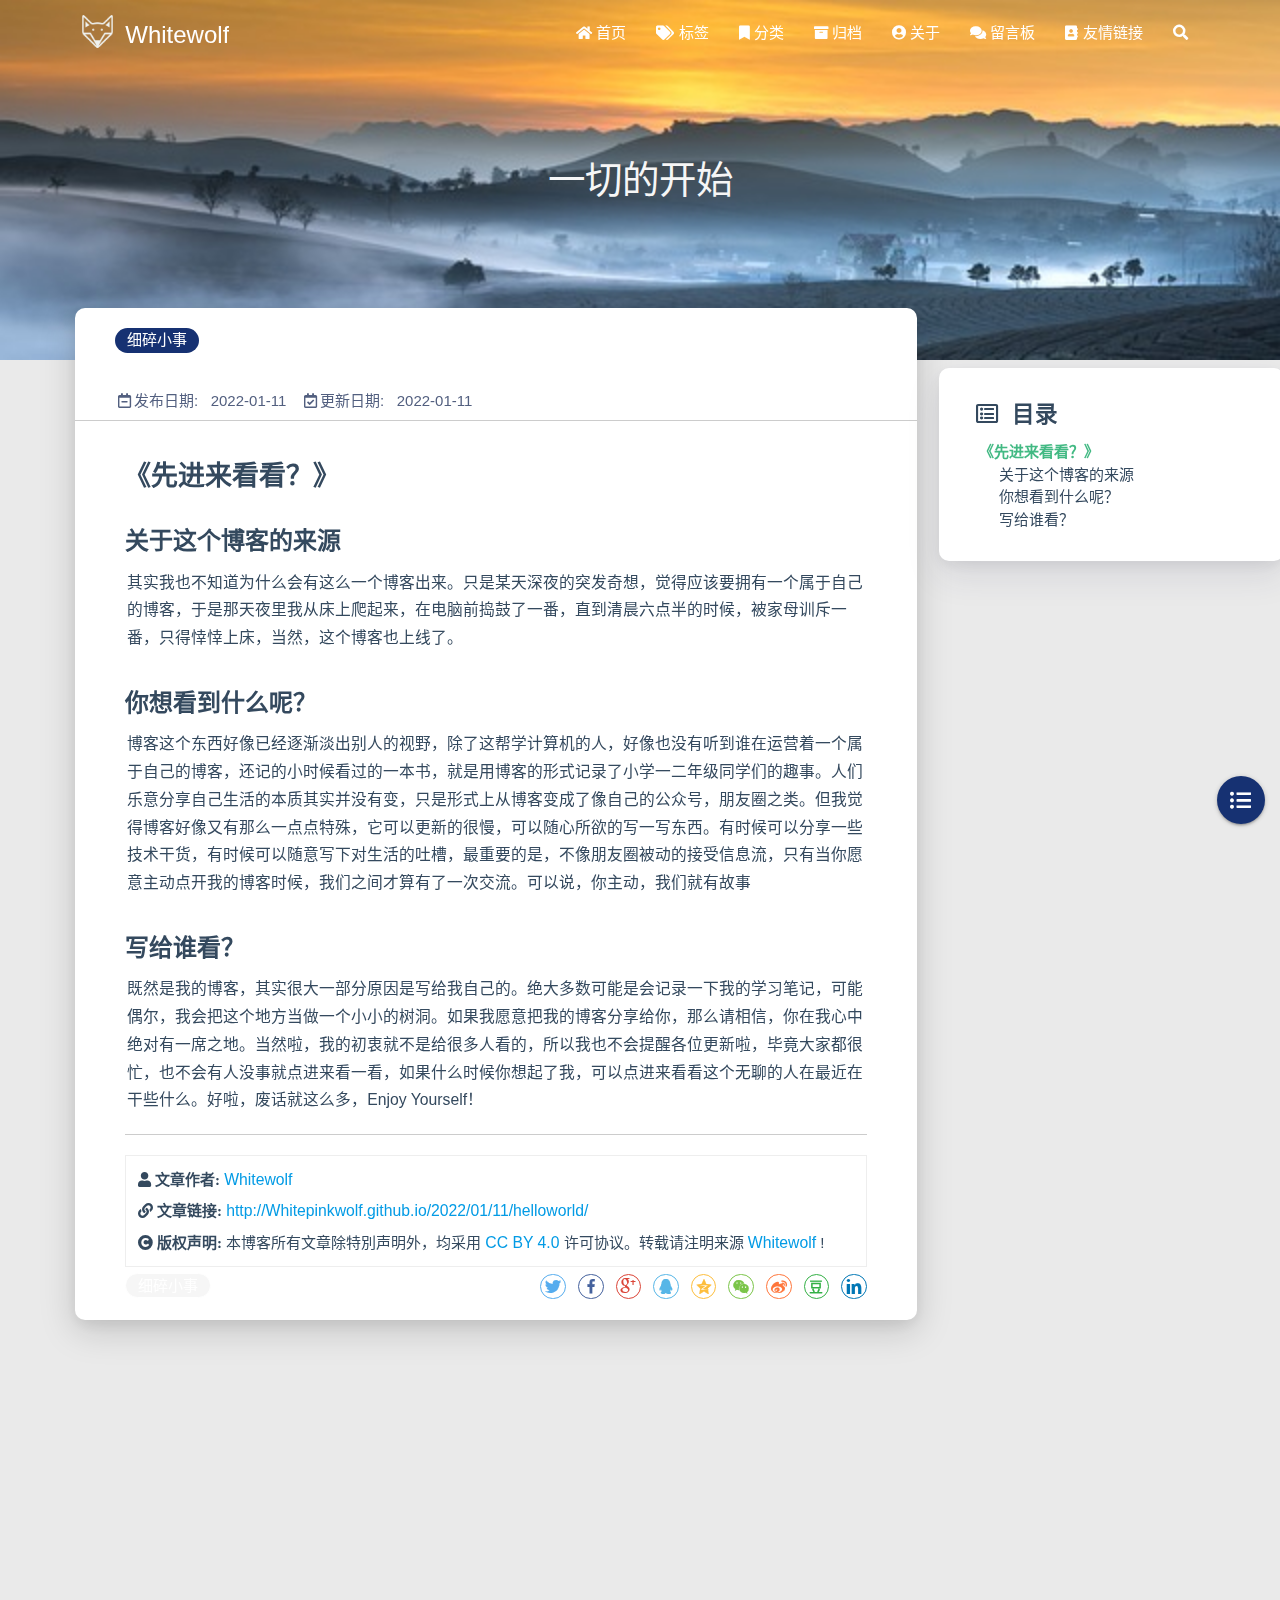
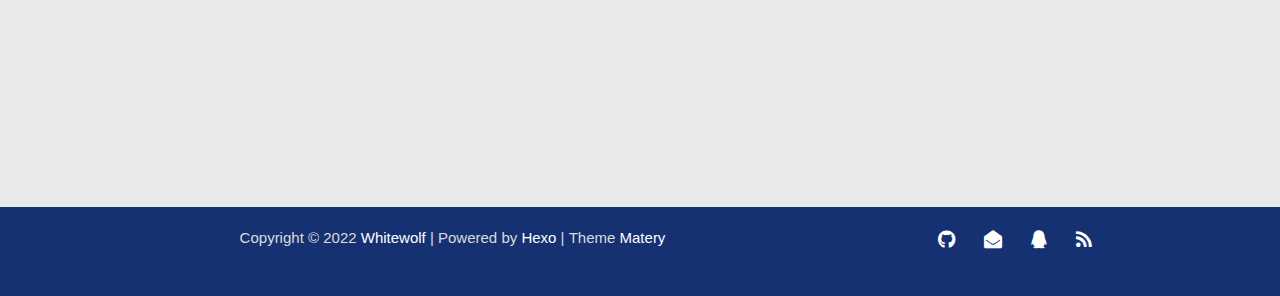
<file: 2022/01/11/helloworld/index.html>
<!DOCTYPE HTML>
<html lang="zh-CN">


<head>
    <meta charset="utf-8">
    <meta name="keywords" content="一切的开始, Whitewolf">
    <meta name="description" content="《一切的开始》">
    <meta http-equiv="X-UA-Compatible" content="IE=edge">
    <meta name="viewport" content="width=device-width, initial-scale=1.0, user-scalable=no">
    <meta name="renderer" content="webkit|ie-stand|ie-comp">
    <meta name="mobile-web-app-capable" content="yes">
    <meta name="format-detection" content="telephone=no">
    <meta name="apple-mobile-web-app-capable" content="yes">
    <meta name="apple-mobile-web-app-status-bar-style" content="black-translucent">
    <meta name="referrer" content="no-referrer-when-downgrade">
    <!-- Global site tag (gtag.js) - Google Analytics -->


    <title>一切的开始 | Whitewolf</title>
    <link rel="icon" type="image/png" href="/favicon.png">

    <link rel="stylesheet" type="text/css" href="/libs/awesome/css/all.min.css">
    <link rel="stylesheet" type="text/css" href="/libs/materialize/materialize.min.css">
    <link rel="stylesheet" type="text/css" href="/libs/aos/aos.css">
    <link rel="stylesheet" type="text/css" href="/libs/animate/animate.min.css">
    <link rel="stylesheet" type="text/css" href="/libs/lightGallery/css/lightgallery.min.css">
    <link rel="stylesheet" type="text/css" href="/css/matery.css">
    <link rel="stylesheet" type="text/css" href="/css/my.css">

    <script src="/libs/jquery/jquery-3.6.0.min.js"></script>

<meta name="generator" content="Hexo 6.0.0">
<style>.github-emoji { position: relative; display: inline-block; width: 1.2em; min-height: 1.2em; overflow: hidden; vertical-align: top; color: transparent; }  .github-emoji > span { position: relative; z-index: 10; }  .github-emoji img, .github-emoji .fancybox { margin: 0 !important; padding: 0 !important; border: none !important; outline: none !important; text-decoration: none !important; user-select: none !important; cursor: auto !important; }  .github-emoji img { height: 1.2em !important; width: 1.2em !important; position: absolute !important; left: 50% !important; top: 50% !important; transform: translate(-50%, -50%) !important; user-select: none !important; cursor: auto !important; } .github-emoji-fallback { color: inherit; } .github-emoji-fallback img { opacity: 0 !important; }</style>
</head>




<body>
    <header class="navbar-fixed">
    <nav id="headNav" class="bg-color nav-transparent">
        <div id="navContainer" class="nav-wrapper container">
            <div class="brand-logo">
                <a href="/" class="waves-effect waves-light">
                    
                    <img src="/medias/logo.png" class="logo-img" alt="LOGO">
                    
                    <span class="logo-span">Whitewolf</span>
                </a>
            </div>
            

<a href="#" data-target="mobile-nav" class="sidenav-trigger button-collapse"><i class="fas fa-bars"></i></a>
<ul class="right nav-menu">
  
  <li class="hide-on-med-and-down nav-item">
    
    <a href="/" class="waves-effect waves-light">
      
      <i class="fas fa-home" style="zoom: 0.6;"></i>
      
      <span>首页</span>
    </a>
    
  </li>
  
  <li class="hide-on-med-and-down nav-item">
    
    <a href="/tags" class="waves-effect waves-light">
      
      <i class="fas fa-tags" style="zoom: 0.6;"></i>
      
      <span>标签</span>
    </a>
    
  </li>
  
  <li class="hide-on-med-and-down nav-item">
    
    <a href="/categories" class="waves-effect waves-light">
      
      <i class="fas fa-bookmark" style="zoom: 0.6;"></i>
      
      <span>分类</span>
    </a>
    
  </li>
  
  <li class="hide-on-med-and-down nav-item">
    
    <a href="/archives" class="waves-effect waves-light">
      
      <i class="fas fa-archive" style="zoom: 0.6;"></i>
      
      <span>归档</span>
    </a>
    
  </li>
  
  <li class="hide-on-med-and-down nav-item">
    
    <a href="/about" class="waves-effect waves-light">
      
      <i class="fas fa-user-circle" style="zoom: 0.6;"></i>
      
      <span>关于</span>
    </a>
    
  </li>
  
  <li class="hide-on-med-and-down nav-item">
    
    <a href="/contact" class="waves-effect waves-light">
      
      <i class="fas fa-comments" style="zoom: 0.6;"></i>
      
      <span>留言板</span>
    </a>
    
  </li>
  
  <li class="hide-on-med-and-down nav-item">
    
    <a href="/friends" class="waves-effect waves-light">
      
      <i class="fas fa-address-book" style="zoom: 0.6;"></i>
      
      <span>友情链接</span>
    </a>
    
  </li>
  
  <li>
    <a href="#searchModal" class="modal-trigger waves-effect waves-light">
      <i id="searchIcon" class="fas fa-search" title="搜索" style="zoom: 0.85;"></i>
    </a>
  </li>
</ul>


<div id="mobile-nav" class="side-nav sidenav">

    <div class="mobile-head bg-color">
        
        <img src="/medias/logo.png" class="logo-img circle responsive-img">
        
        <div class="logo-name">Whitewolf</div>
        <div class="logo-desc">
            
            Never really desperate, only the lost of the soul.
            
        </div>
    </div>

    <ul class="menu-list mobile-menu-list">
        
        <li class="m-nav-item">
	  
		<a href="/" class="waves-effect waves-light">
			
			    <i class="fa-fw fas fa-home"></i>
			
			首页
		</a>
          
        </li>
        
        <li class="m-nav-item">
	  
		<a href="/tags" class="waves-effect waves-light">
			
			    <i class="fa-fw fas fa-tags"></i>
			
			标签
		</a>
          
        </li>
        
        <li class="m-nav-item">
	  
		<a href="/categories" class="waves-effect waves-light">
			
			    <i class="fa-fw fas fa-bookmark"></i>
			
			分类
		</a>
          
        </li>
        
        <li class="m-nav-item">
	  
		<a href="/archives" class="waves-effect waves-light">
			
			    <i class="fa-fw fas fa-archive"></i>
			
			归档
		</a>
          
        </li>
        
        <li class="m-nav-item">
	  
		<a href="/about" class="waves-effect waves-light">
			
			    <i class="fa-fw fas fa-user-circle"></i>
			
			关于
		</a>
          
        </li>
        
        <li class="m-nav-item">
	  
		<a href="/contact" class="waves-effect waves-light">
			
			    <i class="fa-fw fas fa-comments"></i>
			
			留言板
		</a>
          
        </li>
        
        <li class="m-nav-item">
	  
		<a href="/friends" class="waves-effect waves-light">
			
			    <i class="fa-fw fas fa-address-book"></i>
			
			友情链接
		</a>
          
        </li>
        
        
        <li><div class="divider"></div></li>
        <li>
            <a href="https://github.com/blinkfox/hexo-theme-matery" class="waves-effect waves-light" target="_blank">
                <i class="fab fa-github-square fa-fw"></i>Fork Me
            </a>
        </li>
        
    </ul>
</div>


        </div>

        
            <style>
    .nav-transparent .github-corner {
        display: none !important;
    }

    .github-corner {
        position: absolute;
        z-index: 10;
        top: 0;
        right: 0;
        border: 0;
        transform: scale(1.1);
    }

    .github-corner svg {
        color: #0f9d58;
        fill: #fff;
        height: 64px;
        width: 64px;
    }

    .github-corner:hover .octo-arm {
        animation: a 0.56s ease-in-out;
    }

    .github-corner .octo-arm {
        animation: none;
    }

    @keyframes a {
        0%,
        to {
            transform: rotate(0);
        }
        20%,
        60% {
            transform: rotate(-25deg);
        }
        40%,
        80% {
            transform: rotate(10deg);
        }
    }
</style>

<a href="https://github.com/blinkfox/hexo-theme-matery" class="github-corner tooltipped hide-on-med-and-down" target="_blank"
   data-tooltip="Fork Me" data-position="left" data-delay="50">
    <svg viewBox="0 0 250 250" aria-hidden="true">
        <path d="M0,0 L115,115 L130,115 L142,142 L250,250 L250,0 Z"></path>
        <path d="M128.3,109.0 C113.8,99.7 119.0,89.6 119.0,89.6 C122.0,82.7 120.5,78.6 120.5,78.6 C119.2,72.0 123.4,76.3 123.4,76.3 C127.3,80.9 125.5,87.3 125.5,87.3 C122.9,97.6 130.6,101.9 134.4,103.2"
              fill="currentColor" style="transform-origin: 130px 106px;" class="octo-arm"></path>
        <path d="M115.0,115.0 C114.9,115.1 118.7,116.5 119.8,115.4 L133.7,101.6 C136.9,99.2 139.9,98.4 142.2,98.6 C133.8,88.0 127.5,74.4 143.8,58.0 C148.5,53.4 154.0,51.2 159.7,51.0 C160.3,49.4 163.2,43.6 171.4,40.1 C171.4,40.1 176.1,42.5 178.8,56.2 C183.1,58.6 187.2,61.8 190.9,65.4 C194.5,69.0 197.7,73.2 200.1,77.6 C213.8,80.2 216.3,84.9 216.3,84.9 C212.7,93.1 206.9,96.0 205.4,96.6 C205.1,102.4 203.0,107.8 198.3,112.5 C181.9,128.9 168.3,122.5 157.7,114.1 C157.9,116.9 156.7,120.9 152.7,124.9 L141.0,136.5 C139.8,137.7 141.6,141.9 141.8,141.8 Z"
              fill="currentColor" class="octo-body"></path>
    </svg>
</a>
        
    </nav>

</header>

    



<div class="bg-cover pd-header post-cover" style="background-image: url('/medias/featureimages/8.jpg')">
    <div class="container" style="right: 0px;left: 0px;">
        <div class="row">
            <div class="col s12 m12 l12">
                <div class="brand">
                    <h1 class="description center-align post-title">一切的开始</h1>
                </div>
            </div>
        </div>
    </div>
</div>




<main class="post-container content">

    
    <link rel="stylesheet" href="/libs/tocbot/tocbot.css">
<style>
    #articleContent h1::before,
    #articleContent h2::before,
    #articleContent h3::before,
    #articleContent h4::before,
    #articleContent h5::before,
    #articleContent h6::before {
        display: block;
        content: " ";
        height: 100px;
        margin-top: -100px;
        visibility: hidden;
    }

    #articleContent :focus {
        outline: none;
    }

    .toc-fixed {
        position: fixed;
        top: 64px;
    }

    .toc-widget {
        width: 345px;
        padding-left: 20px;
    }

    .toc-widget .toc-title {
        padding: 35px 0 15px 17px;
        font-size: 1.5rem;
        font-weight: bold;
        line-height: 1.5rem;
    }

    .toc-widget ol {
        padding: 0;
        list-style: none;
    }

    #toc-content {
        padding-bottom: 30px;
        overflow: auto;
    }

    #toc-content ol {
        padding-left: 10px;
    }

    #toc-content ol li {
        padding-left: 10px;
    }

    #toc-content .toc-link:hover {
        color: #42b983;
        font-weight: 700;
        text-decoration: underline;
    }

    #toc-content .toc-link::before {
        background-color: transparent;
        max-height: 25px;

        position: absolute;
        right: 23.5vw;
        display: block;
    }

    #toc-content .is-active-link {
        color: #42b983;
    }

    #floating-toc-btn {
        position: fixed;
        right: 15px;
        bottom: 76px;
        padding-top: 15px;
        margin-bottom: 0;
        z-index: 998;
    }

    #floating-toc-btn .btn-floating {
        width: 48px;
        height: 48px;
    }

    #floating-toc-btn .btn-floating i {
        line-height: 48px;
        font-size: 1.4rem;
    }
</style>
<div class="row">
    <div id="main-content" class="col s12 m12 l9">
        <!-- 文章内容详情 -->
<div id="artDetail">
    <div class="card">
        <div class="card-content article-info">
            <div class="row tag-cate">
                <div class="col s7">
                    
                    <div class="article-tag">
                        
                            <a href="/tags/%E7%BB%86%E7%A2%8E%E5%B0%8F%E4%BA%8B/">
                                <span class="chip bg-color">细碎小事</span>
                            </a>
                        
                    </div>
                    
                </div>
                <div class="col s5 right-align">
                    
                </div>
            </div>

            <div class="post-info">
                
                <div class="post-date info-break-policy">
                    <i class="far fa-calendar-minus fa-fw"></i>发布日期:&nbsp;&nbsp;
                    2022-01-11
                </div>
                

                
                <div class="post-date info-break-policy">
                    <i class="far fa-calendar-check fa-fw"></i>更新日期:&nbsp;&nbsp;
                    2022-01-11
                </div>
                

                

                

                
            </div>
        </div>
        <hr class="clearfix">

        
        <!-- 是否加载使用自带的 prismjs. -->
        <link rel="stylesheet" href="/libs/prism/prism.css">
        

        

        <div class="card-content article-card-content">
            <div id="articleContent">
                <h2 id="《先进来看看？》"><a href="#《先进来看看？》" class="headerlink" title="《先进来看看？》"></a>《先进来看看？》</h2><h3 id="关于这个博客的来源"><a href="#关于这个博客的来源" class="headerlink" title="关于这个博客的来源"></a>关于这个博客的来源</h3><p>其实我也不知道为什么会有这么一个博客出来。只是某天深夜的突发奇想，觉得应该要拥有一个属于自己的博客，于是那天夜里我从床上爬起来，在电脑前捣鼓了一番，直到清晨六点半的时候，被家母训斥一番，只得悻悻上床，当然，这个博客也上线了。</p>
<h3 id="你想看到什么呢？"><a href="#你想看到什么呢？" class="headerlink" title="你想看到什么呢？"></a>你想看到什么呢？</h3><p>博客这个东西好像已经逐渐淡出别人的视野，除了这帮学计算机的人，好像也没有听到谁在运营着一个属于自己的博客，还记的小时候看过的一本书，就是用博客的形式记录了小学一二年级同学们的趣事。人们乐意分享自己生活的本质其实并没有变，只是形式上从博客变成了像自己的公众号，朋友圈之类。但我觉得博客好像又有那么一点点特殊，它可以更新的很慢，可以随心所欲的写一写东西。有时候可以分享一些技术干货，有时候可以随意写下对生活的吐槽，最重要的是，不像朋友圈被动的接受信息流，只有当你愿意主动点开我的博客时候，我们之间才算有了一次交流。可以说，你主动，我们就有故事</p>
<h3 id="写给谁看？"><a href="#写给谁看？" class="headerlink" title="写给谁看？"></a>写给谁看？</h3><p>既然是我的博客，其实很大一部分原因是写给我自己的。绝大多数可能是会记录一下我的学习笔记，可能偶尔，我会把这个地方当做一个小小的树洞。如果我愿意把我的博客分享给你，那么请相信，你在我心中绝对有一席之地。当然啦，我的初衷就不是给很多人看的，所以我也不会提醒各位更新啦，毕竟大家都很忙，也不会有人没事就点进来看一看，如果什么时候你想起了我，可以点进来看看这个无聊的人在最近在干些什么。好啦，废话就这么多，Enjoy Yourself！</p>

                
            </div>
            <hr/>

            

    <div class="reprint" id="reprint-statement">
        
            <div class="reprint__author">
                <span class="reprint-meta" style="font-weight: bold;">
                    <i class="fas fa-user">
                        文章作者:
                    </i>
                </span>
                <span class="reprint-info">
                    <a href="/about" rel="external nofollow noreferrer">Whitewolf</a>
                </span>
            </div>
            <div class="reprint__type">
                <span class="reprint-meta" style="font-weight: bold;">
                    <i class="fas fa-link">
                        文章链接:
                    </i>
                </span>
                <span class="reprint-info">
                    <a href="http://Whitepinkwolf.github.io/2022/01/11/helloworld/">http://Whitepinkwolf.github.io/2022/01/11/helloworld/</a>
                </span>
            </div>
            <div class="reprint__notice">
                <span class="reprint-meta" style="font-weight: bold;">
                    <i class="fas fa-copyright">
                        版权声明:
                    </i>
                </span>
                <span class="reprint-info">
                    本博客所有文章除特別声明外，均采用
                    <a href="https://creativecommons.org/licenses/by/4.0/deed.zh" rel="external nofollow noreferrer" target="_blank">CC BY 4.0</a>
                    许可协议。转载请注明来源
                    <a href="/about" target="_blank">Whitewolf</a>
                    !
                </span>
            </div>
        
    </div>

    <script async defer>
      document.addEventListener("copy", function (e) {
        let toastHTML = '<span>复制成功，请遵循本文的转载规则</span><button class="btn-flat toast-action" onclick="navToReprintStatement()" style="font-size: smaller">查看</a>';
        M.toast({html: toastHTML})
      });

      function navToReprintStatement() {
        $("html, body").animate({scrollTop: $("#reprint-statement").offset().top - 80}, 800);
      }
    </script>



            <div class="tag_share" style="display: block;">
                <div class="post-meta__tag-list" style="display: inline-block;">
                    
                        <div class="article-tag">
                            
                                <a href="/tags/%E7%BB%86%E7%A2%8E%E5%B0%8F%E4%BA%8B/">
                                    <span class="chip bg-color">细碎小事</span>
                                </a>
                            
                        </div>
                    
                </div>
                <div class="post_share" style="zoom: 80%; width: fit-content; display: inline-block; float: right; margin: -0.15rem 0;">
                    <link rel="stylesheet" type="text/css" href="/libs/share/css/share.min.css">
<div id="article-share">

    
    <div class="social-share" data-sites="twitter,facebook,google,qq,qzone,wechat,weibo,douban,linkedin" data-wechat-qrcode-helper="<p>微信扫一扫即可分享！</p>"></div>
    <script src="/libs/share/js/social-share.min.js"></script>
    

    

</div>

                </div>
            </div>
            
        </div>
    </div>

    

    

    

    
    <div class="livere-card card" data-aos="fade-up">
    <!-- 来必力City版安装代码 -->
    <div id="lv-container" class="card-content" data-id="city" data-uid="MTAyMC81NTE4My8zMTY1MA==">
        <script type="text/javascript">
            (function (d, s) {
                let j, e = d.getElementsByTagName(s)[0];
                if (typeof LivereTower === 'function') {
                    return;
                }

                j = d.createElement(s);
                j.src = 'https://cdn-city.livere.com/js/embed.dist.js';
                j.async = true;

                e.parentNode.insertBefore(j, e);
            })(document, 'script');
        </script>
        <noscript>为正常使用来必力评论功能请激活JavaScript。</noscript>
    </div>
    <!-- City版安装代码已完成 -->
</div>
    

    

    

    

    

    

    

<article id="prenext-posts" class="prev-next articles">
    <div class="row article-row">
        
        <div class="article col s12 m6" data-aos="fade-up" data-aos="fade-up">
            <div class="article-badge left-badge text-color">
                <i class="far fa-dot-circle"></i>&nbsp;本篇
            </div>
            <div class="card">
                <a href="/2022/01/11/helloworld/">
                    <div class="card-image">
                        
                        
                        <img src="/medias/featureimages/8.jpg" class="responsive-img" alt="一切的开始">
                        
                        <span class="card-title">一切的开始</span>
                    </div>
                </a>
                <div class="card-content article-content">
                    <div class="summary block-with-text">
                        
                            《一切的开始》
                        
                    </div>
                    <div class="publish-info">
                            <span class="publish-date">
                                <i class="far fa-clock fa-fw icon-date"></i>2022-01-11
                            </span>
                        <span class="publish-author">
                            
                            <i class="fas fa-user fa-fw"></i>
                            Whitewolf
                            
                        </span>
                    </div>
                </div>

                
                <div class="card-action article-tags">
                    
                    <a href="/tags/%E7%BB%86%E7%A2%8E%E5%B0%8F%E4%BA%8B/">
                        <span class="chip bg-color">细碎小事</span>
                    </a>
                    
                </div>
                
            </div>
        </div>
        
        
        <div class="article col s12 m6" data-aos="fade-up">
            <div class="article-badge right-badge text-color">
                本篇&nbsp;<i class="far fa-dot-circle"></i>
            </div>
            <div class="card">
                <a href="/2022/01/11/helloworld/">
                    <div class="card-image">
                        
                        
                        <img src="/medias/featureimages/8.jpg" class="responsive-img" alt="一切的开始">
                        
                        <span class="card-title">一切的开始</span>
                    </div>
                </a>
                <div class="card-content article-content">
                    <div class="summary block-with-text">
                        
                            《一切的开始》
                        
                    </div>
                    <div class="publish-info">
                            <span class="publish-date">
                                <i class="far fa-clock fa-fw icon-date"></i>2022-01-11
                            </span>
                        <span class="publish-author">
                            
                            <i class="fas fa-user fa-fw"></i>
                            Whitewolf
                            
                        </span>
                    </div>
                </div>

                
                <div class="card-action article-tags">
                    
                    <a href="/tags/%E7%BB%86%E7%A2%8E%E5%B0%8F%E4%BA%8B/">
                        <span class="chip bg-color">细碎小事</span>
                    </a>
                    
                </div>
                
            </div>
        </div>
        
    </div>
</article>

</div>



<!-- 代码块功能依赖 -->
<script type="text/javascript" src="/libs/codeBlock/codeBlockFuction.js"></script>

<!-- 代码语言 -->

<script type="text/javascript" src="/libs/codeBlock/codeLang.js"></script>


<!-- 代码块复制 -->

<script type="text/javascript" src="/libs/codeBlock/codeCopy.js"></script>


<!-- 代码块收缩 -->

<script type="text/javascript" src="/libs/codeBlock/codeShrink.js"></script>


    </div>
    <div id="toc-aside" class="expanded col l3 hide-on-med-and-down">
        <div class="toc-widget card" style="background-color: white;">
            <div class="toc-title"><i class="far fa-list-alt"></i>&nbsp;&nbsp;目录</div>
            <div id="toc-content"></div>
        </div>
    </div>
</div>

<!-- TOC 悬浮按钮. -->

<div id="floating-toc-btn" class="hide-on-med-and-down">
    <a class="btn-floating btn-large bg-color">
        <i class="fas fa-list-ul"></i>
    </a>
</div>


<script src="/libs/tocbot/tocbot.min.js"></script>
<script>
    $(function () {
        tocbot.init({
            tocSelector: '#toc-content',
            contentSelector: '#articleContent',
            headingsOffset: -($(window).height() * 0.4 - 45),
            collapseDepth: Number('0'),
            headingSelector: 'h2, h3, h4'
        });

        // modify the toc link href to support Chinese.
        let i = 0;
        let tocHeading = 'toc-heading-';
        $('#toc-content a').each(function () {
            $(this).attr('href', '#' + tocHeading + (++i));
        });

        // modify the heading title id to support Chinese.
        i = 0;
        $('#articleContent').children('h2, h3, h4').each(function () {
            $(this).attr('id', tocHeading + (++i));
        });

        // Set scroll toc fixed.
        let tocHeight = parseInt($(window).height() * 0.4 - 64);
        let $tocWidget = $('.toc-widget');
        $(window).scroll(function () {
            let scroll = $(window).scrollTop();
            /* add post toc fixed. */
            if (scroll > tocHeight) {
                $tocWidget.addClass('toc-fixed');
            } else {
                $tocWidget.removeClass('toc-fixed');
            }
        });

        
        /* 修复文章卡片 div 的宽度. */
        let fixPostCardWidth = function (srcId, targetId) {
            let srcDiv = $('#' + srcId);
            if (srcDiv.length === 0) {
                return;
            }

            let w = srcDiv.width();
            if (w >= 450) {
                w = w + 21;
            } else if (w >= 350 && w < 450) {
                w = w + 18;
            } else if (w >= 300 && w < 350) {
                w = w + 16;
            } else {
                w = w + 14;
            }
            $('#' + targetId).width(w);
        };

        // 切换TOC目录展开收缩的相关操作.
        const expandedClass = 'expanded';
        let $tocAside = $('#toc-aside');
        let $mainContent = $('#main-content');
        $('#floating-toc-btn .btn-floating').click(function () {
            if ($tocAside.hasClass(expandedClass)) {
                $tocAside.removeClass(expandedClass).hide();
                $mainContent.removeClass('l9');
            } else {
                $tocAside.addClass(expandedClass).show();
                $mainContent.addClass('l9');
            }
            fixPostCardWidth('artDetail', 'prenext-posts');
        });
        
    });
</script>

    

</main>




    <footer class="page-footer bg-color">
    

    <div class="container row center-align"
         style="margin-bottom: 0px !important;">
        <div class="col s12 m8 l8 copy-right">
            Copyright&nbsp;&copy;
            
                <span id="year">2022</span>
            
            <a href="/about" target="_blank">Whitewolf</a>
            |&nbsp;Powered by&nbsp;<a href="https://hexo.io/" target="_blank">Hexo</a>
            |&nbsp;Theme&nbsp;<a href="https://github.com/blinkfox/hexo-theme-matery" target="_blank">Matery</a>
            <br>
            
            
            
            
            
            <br>

            <!-- 运行天数提醒. -->
            
            <br>
            
        </div>
        <div class="col s12 m4 l4 social-link ">
    <a href="https://github.com/Whitepinkwolf" class="tooltipped" target="_blank" data-tooltip="访问我的GitHub" data-position="top" data-delay="50">
        <i class="fab fa-github"></i>
    </a>



    <a href="mailto:1270011876@qq.com" class="tooltipped" target="_blank" data-tooltip="邮件联系我" data-position="top" data-delay="50">
        <i class="fas fa-envelope-open"></i>
    </a>







    <a href="tencent://AddContact/?fromId=50&fromSubId=1&subcmd=all&uin=1270011876" class="tooltipped" target="_blank" data-tooltip="QQ联系我: 1270011876" data-position="top" data-delay="50">
        <i class="fab fa-qq"></i>
    </a>







    <a href="/atom.xml" class="tooltipped" target="_blank" data-tooltip="RSS 订阅" data-position="top" data-delay="50">
        <i class="fas fa-rss"></i>
    </a>

</div>
    </div>
</footer>

<div class="progress-bar"></div>


    <!-- 搜索遮罩框 -->
<div id="searchModal" class="modal">
    <div class="modal-content">
        <div class="search-header">
            <span class="title"><i class="fas fa-search"></i>&nbsp;&nbsp;搜索</span>
            <input type="search" id="searchInput" name="s" placeholder="请输入搜索的关键字"
                   class="search-input">
        </div>
        <div id="searchResult"></div>
    </div>
</div>

<script type="text/javascript">
$(function () {
    var searchFunc = function (path, search_id, content_id) {
        'use strict';
        $.ajax({
            url: path,
            dataType: "xml",
            success: function (xmlResponse) {
                // get the contents from search data
                var datas = $("entry", xmlResponse).map(function () {
                    return {
                        title: $("title", this).text(),
                        content: $("content", this).text(),
                        url: $("url", this).text()
                    };
                }).get();
                var $input = document.getElementById(search_id);
                var $resultContent = document.getElementById(content_id);
                $input.addEventListener('input', function () {
                    var str = '<ul class=\"search-result-list\">';
                    var keywords = this.value.trim().toLowerCase().split(/[\s\-]+/);
                    $resultContent.innerHTML = "";
                    if (this.value.trim().length <= 0) {
                        return;
                    }
                    // perform local searching
                    datas.forEach(function (data) {
                        var isMatch = true;
                        var data_title = data.title.trim().toLowerCase();
                        var data_content = data.content.trim().replace(/<[^>]+>/g, "").toLowerCase();
                        var data_url = data.url;
                        data_url = data_url.indexOf('/') === 0 ? data.url : '/' + data_url;
                        var index_title = -1;
                        var index_content = -1;
                        var first_occur = -1;
                        // only match artiles with not empty titles and contents
                        if (data_title !== '' && data_content !== '') {
                            keywords.forEach(function (keyword, i) {
                                index_title = data_title.indexOf(keyword);
                                index_content = data_content.indexOf(keyword);
                                if (index_title < 0 && index_content < 0) {
                                    isMatch = false;
                                } else {
                                    if (index_content < 0) {
                                        index_content = 0;
                                    }
                                    if (i === 0) {
                                        first_occur = index_content;
                                    }
                                }
                            });
                        }
                        // show search results
                        if (isMatch) {
                            str += "<li><a href='" + data_url + "' class='search-result-title'>" + data_title + "</a>";
                            var content = data.content.trim().replace(/<[^>]+>/g, "");
                            if (first_occur >= 0) {
                                // cut out 100 characters
                                var start = first_occur - 20;
                                var end = first_occur + 80;
                                if (start < 0) {
                                    start = 0;
                                }
                                if (start === 0) {
                                    end = 100;
                                }
                                if (end > content.length) {
                                    end = content.length;
                                }
                                var match_content = content.substr(start, end);
                                // highlight all keywords
                                keywords.forEach(function (keyword) {
                                    var regS = new RegExp(keyword, "gi");
                                    match_content = match_content.replace(regS, "<em class=\"search-keyword\">" + keyword + "</em>");
                                });

                                str += "<p class=\"search-result\">" + match_content + "...</p>"
                            }
                            str += "</li>";
                        }
                    });
                    str += "</ul>";
                    $resultContent.innerHTML = str;
                });
            }
        });
    };

    searchFunc('/search.xml', 'searchInput', 'searchResult');
});
</script>

    <!-- 回到顶部按钮 -->
<div id="backTop" class="top-scroll">
    <a class="btn-floating btn-large waves-effect waves-light" href="#!">
        <i class="fas fa-arrow-up"></i>
    </a>
</div>


    <script src="/libs/materialize/materialize.min.js"></script>
    <script src="/libs/masonry/masonry.pkgd.min.js"></script>
    <script src="/libs/aos/aos.js"></script>
    <script src="/libs/scrollprogress/scrollProgress.min.js"></script>
    <script src="/libs/lightGallery/js/lightgallery-all.min.js"></script>
    <script src="/js/matery.js"></script>

    

    

    <!-- 雪花特效 -->
    

    <!-- 鼠标星星特效 -->
     
        <script type="text/javascript">
            // 只在桌面版网页启用特效
            var windowWidth = $(window).width();
            if (windowWidth > 768) {
                document.write('<script type="text/javascript" src="/libs/others/star.js"><\/script>');
            }
        </script>
    

     
        <script src="https://ssl.captcha.qq.com/TCaptcha.js"></script>
        <script src="/libs/others/TencentCaptcha.js"></script>
        <button id="TencentCaptcha" data-appid="xxxxxxxxxx" data-cbfn="callback" type="button" hidden></button>
    

    <!-- Baidu Analytics -->

    <!-- Baidu Push -->

<script>
    (function () {
        var bp = document.createElement('script');
        var curProtocol = window.location.protocol.split(':')[0];
        if (curProtocol === 'https') {
            bp.src = 'https://zz.bdstatic.com/linksubmit/push.js';
        } else {
            bp.src = 'http://push.zhanzhang.baidu.com/push.js';
        }
        var s = document.getElementsByTagName("script")[0];
        s.parentNode.insertBefore(bp, s);
    })();
</script>

    
    

    

    

    <!--腾讯兔小巢-->
    
    

    

    

    
    <script src="/libs/instantpage/instantpage.js" type="module"></script>
    

</body>

</html>
</file>
<file: css/matery.css>
/*全局基础样式*/
/*小屏幕下(手机类)的样式*/
@media only screen and (max-width: 601px) {
    .container {
        width: 95%;
    }
}

/*中等屏幕下(平板类)的样式*/
@media only screen and (min-width: 600px) and (max-width: 992px) {
    .container {
        width: 90%;
    }
}

/*大屏幕下(桌面类)的样式*/
@media only screen and (min-width: 993px) {
    .container {
        width: 90%;
        max-width: 1125px;
    }

    .head-container {
        position: absolute;
        padding: 0 30px;
        width: 100%;
    }

    .post-container {
        width: 90%;
        margin: 0 auto;
        max-width: 1250px;
    }
}

body {
    background-color: #eaeaea;
    margin: 0;
    color: #34495e;
    overflow-x: hidden;
    overflow-y: auto;
}

h1 {
    margin: 48px 0 22px -5px;
    font-size: 2.0rem;
    font-weight: bold;
    line-height: 2.0rem;
}

h2 {
    margin: 42px 0 18px -5px;
    font-size: 1.8rem;
    font-weight: bold;
    line-height: 1.8rem;
}

h3 {
    margin: 38px 0 15px -4px;
    font-size: 1.6rem;
    font-weight: bold;
    line-height: 1.7rem;
}

h4 {
    margin: 32px 0 12px -4px;
    font-size: 1.45rem;
    font-weight: bold;
    line-height: 1.45rem;
}

h5 {
    margin: 28px 0 8px -4px;
    font-size: 1.2rem;
    font-weight: bold;
    line-height: 1.2rem;
}

h6 {
    margin: 22px 0 4px -4px;
    font-size: 1.1rem;
    line-height: 1.1rem;
}

p {
    font-size: 1rem;
    line-height: 1.5rem;
}

hr {
    margin: 20px 0;
    border: 0;
    border-top: 1px solid #ccc;
}

blockquote {
    border-left: 5px solid #1E56A0;
    padding: 1rem 0.8rem 0.2rem 0.8rem;
    color: #666;
    background-color: rgba(66, 185, 131, .1);
}

pre {
    padding: 2rem 1rem 1rem 3rem !important;
    border-radius: 0.35rem;
    tab-size: 4;
}

.code-area::after {
    content: " ";
    position: absolute;
    border-radius: 50%;
    background: #ff5f56;
    width: 12px;
    height: 12px;
    top: 0;
    left: 12px;
    margin-top: 12px;
    -webkit-box-shadow: 20px 0 #1E56A0, 40px 0 #D6E4F0;
    box-shadow: 20px 0 #1E56A0, 40px 0 #D6E4F0;
}

code {
    padding: 1px 5px;
    top: 13px !important;
    font-family: Inconsolata, Monaco, Consolas, 'Courier New', Courier, monospace;
    font-size: 0.91rem;
    color: #e96900;
    background-color: #f8f8f8;
    border-radius: 2px;
}

.code_copy {
    position: absolute;
    top: 0.7rem;
    right: 25px;
    z-index: 1;
    filter: invert(50%);
    cursor: pointer;
}

.codecopy_notice {
    position: absolute;
    top: 0.7rem;
    right: 6px;
    z-index: 1;
    filter: invert(50%);
    opacity: 0;
}

.code_lang {
    position: absolute;
    top: 1.2rem;
    right: 46px;
    line-height: 0;
    font-weight: bold;
    font-family: Consolas, Monaco, 'Andale Mono', 'Ubuntu Mono', monospace;
    z-index: 1;
    filter: invert(50%);
    cursor: pointer;
}

.code-expand {
    position: absolute;
    top: 4px;
    right: 0;
    filter: invert(50%);
    padding: 7px;
    z-index: 999 !important;
    cursor: pointer;
    transition: all .3s;
    transform: rotate(0deg);
}

.code-closed .code-expand {
    transform: rotate(-180deg) !important;
    transition: all .3s;
}

.code-closed pre::before {
    height: 0;
}

pre code {
    padding: 0;
    color: #e8eaf6;
    background-color: #272822;
}

/* 键盘 kbd 标签样式 */
kbd {
    margin: 0 3px;
    padding: 3px 5px;
    border-radius: 3px;
    border: 1px solid #b4b4b4;
    box-shadow: 0 1px 3px rgba(0, 0, 0, 0.25), 0 2px 1px 0 rgba(255, 255, 255, 0.6) inset;
    font-family: Consolas, Monaco, 'Andale Mono', 'Ubuntu Mono', monospace;
    font-size: 0.9rem;
    font-weight: 600;
    background-color: #f8f8f8;
    color: #34495e;
    line-height: 1.8rem;
    white-space: nowrap;
}

b,
strong {
    font-weight: bold;
}

dfn {
    font-style: italic;
}

small {
    font-size: 85%;
}

cite {
    font-style: normal;
}

mark {
    background-color: #fcf8e3;
    padding: .2em;
}

.card {
    border-radius: 10px;
    box-shadow: 0 15px 35px rgba(50, 50, 93, .1), 0 5px 15px rgba(0, 0, 0, .07) !important;
}

.card .card-image img {
    border-radius: 8px 8px 0 0;
    /* 修改文章列表图片填充样式为 cover 以覆盖整个区域而不会被缩放 */
    object-fit: cover;
}

.container .row {
    margin-bottom: 0;
}

.bg-color {
    background-image: linear-gradient(to right, #163172 0%, #163172 100%);
}

.text-color {
    color: #1E56A0 !important;
}

.white-color {
    color: #F6F6F6;
}

.progress-bar {
    height: 4px;
    position: fixed;
    bottom: 0;
    z-index: 300;
    background: linear-gradient(to right, #163172 0%, #163172 100%);
    opacity: 0.8;
}

.sidenav-overlay {
    z-index: 500;
}

.pd-header {
    margin-top: -64px;
}

header .side-nav {
    width: 240px;
    z-index: 999;
    box-shadow: 0 2px 5px 0 rgba(0, 0, 0, 0.16), 0 7px 10px 0 rgba(0, 0, 0, 0.12);
}

nav {
    box-shadow: 0 2px 5px 0 rgba(0, 0, 0, 0.16), 0 7px 10px 0 rgba(0, 0, 0, 0.12);
}

header .nav-transparent {
    background-color: transparent !important;
    background-image: none;
    box-shadow: none;
}

header nav .brand-span {
    font-size: 1.45rem;
}

header .brand-logo .logo-img {
    height: 45px;
    vertical-align: middle;
    padding-bottom: 6px;
}

header .brand-logo .logo-span {
    font-size: 1.6rem;
}

/*修改顶部 logo 的文字垂直对齐为 top，避免默认 middle 看起来偏下*/
header .brand-logo .waves-effect {
    vertical-align: top;
}

header .button-collapse i {
    font-size: 1.5rem;
}

header .side-nav .mobile-head {
    padding: 0 15px;
}

header .side-nav .mobile-head img {
    margin-top: 30px;
    width: 75px;
    height: 75px;
}

header .side-nav .mobile-head .logo-name {
    margin-top: -30px;
    padding-left: 10px;
    font-size: 1.5rem;
}

header .side-nav .mobile-head .logo-desc {
    margin-top: -10px;
    padding-left: 10px;
    padding-bottom: 10px;
    font-size: 0.8rem;
    line-height: 1.3rem;
    color: #e3e3e3;
}

header .side-nav .menu-list li {
    padding: 0;
    margin-left: -15px;
}

header .side-nav .menu-list a {
    height: 50px;
    line-height: 50px;
    color: #34495e !important;
}

.mobile-menu-list a i {
    margin-left: 8px !important;
    font-size: 1.16rem;
    color: #34495e !important;
}

header .side-nav .fa-fw {
    width: 3.3rem;
    text-align: left;
}

header .side-nav .social-link {
    position: absolute;
    bottom: 45px;
    padding-left: 15px;
}

.social-link a {
    font-size: 1.2rem;
    display: inline;
    padding: 0 12px;
}

.cover-btns {
    position: relative;
    top: 10vh;
    text-align: center;
}

.cover-btns a {
    margin: 10px 15px;
    padding: 0 35px;
    height: 45px;
    line-height: 45px;
    font-size: 1rem;
    color: #fff;
    border: 1px solid #fff;
    background-color: transparent;
    border-radius: 30px;
    box-shadow: none;
}

.cover-btns a:hover {
    border: 1px solid #589dcc;
    background-color: #589dcc;
    box-shadow: 0 14px 26px -12px rgba(233, 30, 99, 0.42),
    0 4px 23px 0 rgba(0, 0, 0, 0.12),
    0 8px 10px -5px rgba(233, 30, 99, 0.2);
}

.cover-btns a i {
    font-size: 1.1rem;
    padding-right: 5px;
}

.scroll-down {
    background: #333;
    margin: 100px auto;
    -webkit-animation: scroll-down 1.5s infinite;
    -moz-animation: scroll-down 1.5s infinite;
    -o-animation: scroll-down 1.5s infinite;
    animation: scroll-down 1.5s infinite;
}

@-moz-keyframes scroll-down {
    0% {
        opacity: 0.4;
        -ms-filter: "progid:DXImageTransform.Microsoft.Alpha(Opacity=40)";
        filter: alpha(opacity=40);
        top: 0;
    }

    50% {
        opacity: 1;
        -ms-filter: none;
        filter: none;
        top: -16px;
    }

    100% {
        opacity: 0.4;
        -ms-filter: "progid:DXImageTransform.Microsoft.Alpha(Opacity=40)";
        filter: alpha(opacity=40);
        top: 0;
    }
}

@-webkit-keyframes scroll-down {
    0% {
        opacity: 0.4;
        -ms-filter: "progid:DXImageTransform.Microsoft.Alpha(Opacity=40)";
        filter: alpha(opacity=40);
        top: 0;
    }

    50% {
        opacity: 1;
        -ms-filter: none;
        filter: none;
        top: -16px;
    }

    100% {
        opacity: 0.4;
        -ms-filter: "progid:DXImageTransform.Microsoft.Alpha(Opacity=40)";
        filter: alpha(opacity=40);
        top: 0;
    }
}

@-o-keyframes scroll-down {
    0% {
        opacity: 0.4;
        -ms-filter: "progid:DXImageTransform.Microsoft.Alpha(Opacity=40)";
        filter: alpha(opacity=40);
        top: 0;
    }

    50% {
        opacity: 1;
        -ms-filter: none;
        filter: none;
        top: -16px;
    }

    100% {
        opacity: 0.4;
        -ms-filter: "progid:DXImageTransform.Microsoft.Alpha(Opacity=40)";
        filter: alpha(opacity=40);
        top: 0;
    }
}

@keyframes scroll-down {
    0% {
        opacity: 0.4;
        -ms-filter: "progid:DXImageTransform.Microsoft.Alpha(Opacity=40)";
        filter: alpha(opacity=40);
        top: 0;
    }

    50% {
        opacity: 1;
        -ms-filter: none;
        filter: none;
        top: -16px;
    }

    100% {
        opacity: 0.4;
        -ms-filter: "progid:DXImageTransform.Microsoft.Alpha(Opacity=40)";
        filter: alpha(opacity=40);
        top: 0;
    }
}

.cover-social-link {
    position: relative;
    top: 23vh;
    width: 100%;
    text-align: center;
}

.cover-social-link a {
    padding: 0 15px;
    font-size: 1.35rem;
    color: #fff;
}

header .go-back {
    float: left;
    position: relative;
    padding-left: 5px;
    padding-right: 5px;
    z-index: 1;
    height: 56px;
}

header .go-back i {
    font-size: 1.6rem;
    font-weight: 200;
    line-height: 56px;
}

/* 背景图效果. */
.bg-cover {
    position: relative;
    display: flex;
    align-items: center;
    height: 60vh;
    padding: 0;
    border: 0;
    overflow: hidden;
    background-position: center center;
    background-size: cover;
    transform: translate3d(0px, 0px, 0px);
}

.index-cover {
    height: 100vh;
}

.post-cover {
    height: 40vh !important;
}

.bg-cover:after {
    -webkit-animation: rainbow 60s infinite;
    animation: rainbow 60s infinite;
}

.bg-cover:before,
.bg-cover:after {
    position: absolute;
    z-index: 1;
    width: 100%;
    height: 100%;
    display: block;
    left: 0;
    top: 0;
    content: "";
}

.bg-cover .container {
    position: relative;
    color: #F6F6F6;
    z-index: 2;
}

.bg-cover .title {
    font-size: 4rem;
    line-height: 1.2em;
    margin-bottom: 20px;
    position: relative;
}

.bg-cover .description {
    font-weight: 300;
    font-size: 1.25rem;
    line-height: 1.4em;
    color: #F6F6F6;
}

.bg-cover .post-title {
    margin: 0 auto;
    font-size: 2.5rem;
    font-weight: 400;
}

@-webkit-keyframes rainbow {

    0%,
    100% {
        background: #1E56A0;
        background: linear-gradient(45deg, #1E56A0 0%, #1E56A0 100%);
        background: -moz-linear-gradient(135deg, #1E56A0 0%, #1E56A0 100%);
        background: -webkit-linear-gradient(135deg, #1E56A0 0%, #1E56A0 100%);
    }


}

@keyframes rainbow {

    0%,
    100% {
        background: #1E56A0;
        background: linear-gradient(45deg, #1E56A0 0%, #1E56A0 100%);
        background: -moz-linear-gradient(135deg, #1E56A0 0%, #1E56A0 100%);
        background: -webkit-linear-gradient(135deg, #1E56A0 0%, #1E56A0 100%);
    }

}

.index-card {
    margin-top: -10px;
    padding-top: 20px;
}

.carousel-post .title {
    font-size: 2.6rem;
}

.dream {
    margin-top: 20px;
    margin-bottom: 40px;
}

.dream .title,
.music-player .title,
.video-player .title {
    margin-bottom: 20px;
    font-size: 2rem;
    font-weight: 700;
}

.dream .text {
    opacity: .6;
    font-size: 1.1rem;
}

.music-player,
.video-player {
    margin-top: 10px;
    margin-bottom: 50px;
}

.music,
.dplayer-video {
    box-shadow: 0 5px 20px 0 rgba(0, 0, 0, .2), 0 10px 20px -12px rgba(0, 0, 0, .5) !important;
}

#recommend-sections {
    margin-top: -30px;
    padding-top: 30px;
}

.index-card .card .card-content {
    padding: 20px 40px;
}

@media only screen and (min-width: 1418px) {
    .recommend {
        margin-top: 20px;
        padding: 0 0.75rem;
    }
}

@media only screen and (max-width: 601px) {
    .index-card .card .card-content {
        padding: 10px 10px;
    }
}

/*中等屏幕下(平板类)的样式*/
@media only screen and (min-width: 600px) and (max-width: 992px) {
    .index-card .card .card-content {
        padding: 20px 20px;
    }
}

.recommend .row .col {
    padding: 0 1.25rem;
}

.recommend .title {
    margin-top: 25px;
    margin-bottom: 25px;
    text-align: center;
    font-size: 1.8rem;
    font-weight: 700;
    line-height: 1.8rem;
}

.recommend .post-card:before {
    position: absolute;
    z-index: 0;
    width: 100%;
    height: 100%;
    display: block;
    left: 0;
    top: 0;
    content: "";
    background-color: rgba(0, 0, 0, .3);
    border-radius: 10px;
}

.recommend .post-card {
    position: relative;
    width: 100%;
    height: 300px;
    max-height: 300px;
    margin-bottom: 15px;
    margin-top: 15px;
    text-align: center;
    border: 0;
    border-radius: 10px;
    color: rgba(0, 0, 0, .87);
    background: #fff 50%;
    background-size: cover;
    box-shadow: 0 15px 35px rgba(50, 50, 93, .1), 0 5px 15px rgba(0, 0, 0, .07);
}

.recommend .post-card .post-body {
    position: relative;
    margin: 0 auto;
    padding: 1.8rem 1.25rem;
    z-index: 2;
}

.recommend .post-card .post-categories {
    margin: 10px auto;
}

.recommend .post-card .post-categories .category {
    padding: 0 8px;
    color: hsla(0, 0%, 100%, .7) !important;
    font-size: .75rem;
    font-weight: 500;
}

.recommend .post-card a {
    color: #fff;
}

.recommend .post-card .post-title {
    height: 48px;
    margin-top: 10px;
    margin-bottom: 5px;
}

.recommend .post-card .post-description {
    margin: 20px auto;
    max-width: 500px;
    height: 65px;
    max-height: 65px;
    font-size: 14px;
    color: hsla(0, 0%, 100%, .78) !important;
}

.recommend .post-card .read-more {
    height: 40px;
    margin: .6rem 1px;
    font-size: 0.9rem;
    font-weight: 400;
    line-height: 40px;
    color: #fff;
    border-radius: 30px;
    box-shadow: 0 2px 2px 0 rgba(244, 67, 54, .14), 0 3px 1px -2px rgba(244, 67, 54, .2), 0 1px 5px 0 rgba(244, 67, 54, .12);
}

.recommend .post-card .read-more .icon {
    font-size: 1.05rem;
    padding-right: 10px;
}

.archive-calendar {
    margin-top: -60px;
    max-width: 820px;
}

#post-calendar {
    width: 100%;
    height: 225px;
}

.settings-content {
    margin-top: -10px;
}

/*文章列表卡片各样式*/
#articles {
    margin-top: 10px;
    margin-bottom: 10px;
}

article a {
    margin-right: 0 !important;
    color: #525f7f;
    text-transform: none !important;
}

article a:hover {
    font-weight: bold;
    color: #1E56A0;
    text-decoration: underline;
}

.articles .row {
    margin-left: 0;
    margin-right: 0;
}

article .card {
    border-radius: 8px;
    overflow: hidden;
}

article .card-image {
    background-color: #222;
    border-radius: 8px;
}

article .card-image img {
    height: 220px;
    border-radius: 0.3rem;
    opacity: .7;
}

article .tag-image img {
    height: 220px;
}

article .card .card-content {
    padding: 15px 15px 12px 18px;
}

article .article-content .summary {
    padding-bottom: 2px;
    padding-left: 0;
    margin-bottom: 6px;
    word-break: break-all;
}

article .article-content .publish-author {
    float: right;
}

.publish-date .icon-date {
    padding-right: 5px;
}

.publish-author .icon-category {
    padding-left: 10px;
}

.article-content .publish-author .post-category {
    padding-left: 5px;
}

article .card .card-action {
    padding: 10px 15px 10px 18px;
    border-radius: 0 0 8px 8px !important;
}

article .article-tags .chip {
    margin: 2px;
    font-size: 0.8rem;
    font-weight: 400;
    height: 22px;
    line-height: 22px;
    color: #fff;
    border-radius: 10px;
}

.prev-next {
    margin-left: -0.75rem;
}

.prev-next .article-badge {
    min-width: 3rem;
    margin-top: 7px;
    padding: 3px 10px 3px 8px;
    text-align: center;
    font-size: 1rem;
    line-height: inherit;
    position: absolute;
    box-sizing: border-box;
    z-index: 200;
    background-color: #fff;
    font-weight: 500;
}

.prev-next .left-badge {
    border-radius: 8px 0 8px 0;
}

.prev-next .right-badge {
    border-radius: 0 8px 0 8px;
    right: 10px;
}

.paging {
    margin-bottom: 15px;
}

.paging .row {
    margin-left: 0;
    margin-right: 0;
}

.paging .page-info {
    font-size: 1.4rem;
    color: #888;
    padding-top: 1rem;
}

.paging i {
    font-size: 2.5rem;
}

.paging .disabled {
    background-color: #ccc !important;
}

.paging .disabled i {
    color: #999 !important;
}

/*文章详情样式*/
#artDetail {
    margin-top: -60px;
}

/* 修改小屏幕下文章详情table样式. */
@media only screen and (max-width: 550px) {
    #articleContent table {
        table-layout: fixed;
    }
}

@media only screen and (min-width: 1418px) {
    #artDetail {
        margin-top: -60px;
        padding: 0 0.75rem;
    }
}

#artDetail .card {
    box-shadow: 0 10px 35px 2px rgba(0, 0, 0, .15),
    0 5px 15px rgba(0, 0, 0, .07),
    0 2px 5px -5px rgba(0, 0, 0, .1) !important;
}

#artDetail .tag-cate {
    padding-bottom: 15px;
}

#artDetail a {
    margin-right: 0 !important;
    text-transform: none !important;
}

#artDetail .article-info {
    padding: 20px 30px 1px 40px;
    margin-bottom: -5px;
}

#artDetail .article-tag .chip {
    font-size: 1rem;
    font-weight: 400;
    height: 25px;
    line-height: 24px;
    color: #fff;
    border-radius: 15px;
    margin-right: 5px;
    margin-bottom: 2px;
}

#artDetail .tag_share .article-tag .chip {
    font-size: 1rem;
    font-weight: 400;
    height: 25px;
    line-height: 23px;
    border-radius: 15px;
    margin-right: 5px;
    margin-bottom: 2px;
    color: ##D6E4F0;
    background: #F6F6F6;
    border: 1px solid;
    transition: all 0.6s ease-in-out;
}

#artDetail .tag_share .article-tag .chip:hover {
    color: #F6F6F6;
    background: ##D6E4F0;
}

#artDetail .post-cate {
    float: right;
    color: ##D6E4F0;
}

#artDetail .post-cate a {
    padding-right: 5px;
    color: ##D6E4F0;
    font-weight: 500;
}

#artDetail .post-cate a:hover {
    text-decoration: underline;
}

#artDetail .post-info {
    color: #525f7f;
}

#artDetail .post-info .post-category {
    padding-right: 4px;
    color: #525f7f;
}

#artDetail .post-info .post-category:hover {
    font-weight: bold;
    color: ##D6E4F0;
    text-decoration: underline;
}

#artDetail .post-info .post-date {
    color: #525f7f;
}

#artDetail .post-info .post-word-count {
    margin-left: 15px;
}

#artDetail .post-info .post-read {
    margin-left: 15px;
    color: #525f7f;
}

#artDetail .article-card-content {
    padding: 0 15px 20px 18px;
}

@media only screen and (max-width: 601px) {
    #artDetail .article-info {
        padding: 15px 15px 1px 15px;
        margin-bottom: -5px;
    }
}

@media only screen and (min-width: 600px) and (max-width: 992px) {
    #artDetail .article-card-content {
        padding: 0 30px 20px 32px;
    }

    #artDetail .article-info {
        padding: 15px 20px 0 28px;
        margin-bottom: -5px;
    }
}

@media only screen and (min-width: 993px) {
    #artDetail .article-card-content {
        padding: 0 50px 20px 50px;
    }
}

#artDetail .reprint {
    margin: 15px 0 0.4rem;
    padding: 0.5rem 0.8rem;
    border: 1px solid #eee;
    line-height: 2;
    transition: box-shadow 0.3s ease-in-out
}

#artDetail .reprint-info {
    word-break: break-word;
}

#artDetail .reprint:hover {
    box-shadow: 0 0 10px 0 rgba(232, 237, 250, .6), 0 4px 8px 0 rgba(232, 237, 250, .5)
}

#artDetail .reprint a {
    font-size: 1.05rem;
    color: ##D6E4F0;
    font-weight: 500;
}

#articleContent p {
    margin: 2px 2px 10px;
    font-size: 1.05rem;
    line-height: 1.85rem;
}

#articleContent blockquote p {
    text-indent: 0.2rem;
}

#articleContent a {
    padding: 0 2px;
    color: ##D6E4F0;
    font-weight: 500;
    text-decoration: underline;
    word-wrap: break-word;
}

#articleContent .img-item {
    text-align: center;
}

#articleContent img {
    max-width: 100%;
    height: auto;
    cursor: pointer;
}

#articleContent video {
    display: block;
    margin: 30px auto;
    box-shadow: 0 5px 35px 0 rgba(0, 0, 0, .2), 0 10px 35px -11px rgba(0, 0, 0, .6);
    cursor: pointer;
}

#articleContent ol,
#articleContent ul {
    display: block;
    padding-left: 2em !important;
    word-spacing: 0.05rem;
}

#articleContent ul li,
#articleContent ol li {
    display: list-item;
    line-height: 1.8rem;
    font-size: 1rem;
}

#articleContent ul li {
    list-style-type: disc;
}

#articleContent ul ul li {
    list-style-type: circle;
}

#articleContent table {
    width: 100%;
    display: block;
    border-collapse: collapse;
    border-spacing: 0;
    overflow: auto;
}

/**
#articleContent table,
th,
td {
    padding: 12px 13px;
    border: 1px solid #dfe2e5;
}
**/

table tr:nth-child(2n),
thead {
    background-color: #fafafa;
}

#articleContent table th {
    background-color: #f2f2f2;
    min-width: 80px;
    border: 1px solid #dfe2e5;
    padding: 6px 6px;
}

#articleContent table td {
    min-width: 80px;
    border: 1px solid #dfe2e5;
    padding: 6px 6px;
}

#articleContent [type="checkbox"]:not(:checked),
[type="checkbox"]:checked {
    position: inherit;
    margin-left: -1.3rem;
    margin-right: 0.4rem;
    margin-top: -1px;
    vertical-align: middle;
    left: unset;
    visibility: visible;
}

@media only screen and (min-width: 600px) {
    #article-share .social-share a {
        margin-left: 15px !important;
    }
}

.chip-container {
    margin-top: -60px;
}

.chip-container .tag-title {
    margin-bottom: 10px;
    color: #3C4858;
    font-size: 1.75rem;
    font-weight: 400;
}

.chip-container .tag-chips {
    margin: 1rem auto 0.5rem;
    max-width: 850px;
    text-align: center;
}

.chip-container .tags-posts {
    margin-top: 20px;
}

.chip-container .chip-default {
    color: #34495e;
}

.chip-container .chip-active {
    color: #FFF !important;
    background: linear-gradient(to bottom right, #1E56A0 0%, #163172 100%) !important;
    box-shadow: 2px 5px 10px #aaa !important;
}

.chip-container .chip {
    margin: 10px 10px;
    padding: 19px 14px;
    display: inline-flex;
    line-height: 0;
    font-size: 1rem;
    font-weight: 500;
    border-radius: 5px;
    cursor: pointer;
    box-shadow: 0 3px 5px rgba(0, 0, 0, .12);
    z-index: 0;
}

.chip-container .chip:hover {
    color: #fff;
    background: linear-gradient(to right, #1E56A0 0%, #163172 100%) !important;
}

.chip .tag-length {
    margin-left: 5px;
    margin-right: -2px;
    font-size: 0.5rem;
}

.chip-default .tag-length {
    color: #F6F6F6;
    margin-top: 1px;
}

.chip-active .tag-length {
    color: ##D6E4F0;
}

/* archive page. */
#cd-timeline .year {
    position: relative;
    width: 80px;
    height: 80px;
    margin: 10px 0 50px -20px;
    padding: 21px 10px;
    background-color: #1E56A0;
    color: ##D6E4F0;
    font-size: 1.8rem;
    font-weight: 600;
}

#cd-timeline .year a {
    color: #fff;
}

#cd-timeline .month {
    position: relative;
    width: 60px;
    height: 60px;
    margin: 10px 0 30px -10px;
    padding: 14px 16px;
    background-color: #1E56A0;
    color: #fff;
    font-size: 1.7rem;
    font-weight: 600;
}

#cd-timeline .month a {
    color: #fff;
}

#cd-timeline .day {
    position: relative;
    padding: 8px 10px;
    background-color: ##D6E4F0;
    color: #fff;
    font-size: 1.2rem;
    font-weight: 500;
}

#cd-timeline {
    /*width: 90%;*/
    max-width: 820px;
    position: relative;
    margin-top: 2rem;
    margin-bottom: 2rem;
}

#cd-timeline::before {
    /* this is the vertical line */
    content: '';
    position: absolute;
    top: 0;
    left: 18px;
    height: 100%;
    width: 4px;
    background: #1E56A0;
}

@media only screen and (min-width: 900px) {
    #cd-timeline {
        margin-top: 2rem;
        margin-bottom: 2rem;
    }

    #cd-timeline::before {
        left: 50%;
        margin-left: -2px;
    }

    #cd-timeline .year {
        margin: 10px 0 50px -40px;
        padding: 22px 11px;
    }

    #cd-timeline .month {
        margin: 10px 0 30px -30px;
        padding: 14px 16px;
    }
}

.cd-timeline-block {
    position: relative;
    margin: 1em 0;
}

.cd-timeline-block::after {
    clear: both;
    content: "";
    display: table;
}

.cd-timeline-block:first-child {
    margin-top: 0;
}

.cd-timeline-block:last-child {
    margin-bottom: 0;
}

@media only screen and (min-width: 870px) {
    .cd-timeline-block {
        margin: 1em 0;
    }

    .cd-timeline-block:first-child {
        margin-top: 0;
    }

    .cd-timeline-block:last-child {
        margin-bottom: 0;
    }
}

.cd-timeline-img {
    position: absolute;
    top: 0;
    left: 0;
    width: 40px;
    height: 40px;
    border-radius: 50%;
    box-shadow: 0 0 0 4px #ffffff, inset 0 2px 0 rgba(0, 0, 0, 0.08), 0 3px 0 4px rgba(0, 0, 0, 0.05);
}

@media only screen and (min-width: 900px) {
    .cd-timeline-img {
        width: 40px;
        height: 40px;
        left: 50%;
        margin-left: -20px;
        /* Force Hardware Acceleration in WebKit */
        -webkit-transform: translateZ(0);
        -webkit-backface-visibility: hidden;
    }

    .cssanimations .cd-timeline-img.is-hidden {
        visibility: hidden;
    }

    .cssanimations .cd-timeline-img.bounce-in {
        visibility: visible;
        -webkit-animation: cd-bounce-1 0.6s;
        -moz-animation: cd-bounce-1 0.6s;
        animation: cd-bounce-1 0.6s;
    }
}

.cd-timeline-content {
    position: relative;
    margin-top: -40px;
    margin-left: 60px;
    padding: 0;
    border-radius: 5px;
    background: #ffffff;
    box-shadow: 0 15px 35px rgba(50, 50, 93, .1), 0 5px 15px rgba(0, 0, 0, .07) !important;
}

.cd-timeline-content::after {
    clear: both;
    content: "";
    display: table;
}

.cd-timeline-content .card {
    margin: 0;
}

.cd-timeline-content::before {
    content: '';
    position: absolute;
    top: 18px !important;
    right: 100%;
    height: 0;
    width: 14px;
    margin-left: 2px;
    margin-right: 2px;
    border: 1px dashed #ffa726;
}

@media only screen and (min-width: 768px) {
    .cd-timeline-content h2 {
        font-size: 1.25rem;
    }

    .cd-timeline-content p {
        font-size: 1rem;
    }

    .cd-timeline-content .cd-read-more,
    .cd-timeline-content .cd-date {
        font-size: 0.875rem;
    }
}

@media only screen and (min-width: 900px) {
    .cd-timeline-content {
        margin-left: 0;
        padding: 0;
        width: 45%;

    }

    .cd-timeline-content::before {
        top: 24px;
        left: 100%;
    }

    .cd-timeline-content .cd-read-more {
        float: left;
    }

    .cd-timeline-block:nth-child(even) .cd-timeline-content {
        float: right;
    }

    .cd-timeline-block:nth-child(even) .cd-timeline-content::before {
        top: 24px;
        left: auto;
        right: 100%;
        border-color: #ffa726;
    }

    .cd-timeline-block:nth-child(even) .cd-timeline-content .cd-read-more {
        float: right;
    }

    .cssanimations .cd-timeline-content.is-hidden {
        visibility: hidden;
    }

    .cssanimations .cd-timeline-content.bounce-in {
        visibility: visible;
        -webkit-animation: cd-bounce-2 0.6s;
        -moz-animation: cd-bounce-2 0.6s;
        animation: cd-bounce-2 0.6s;
    }
}

/* about page styles. */

.about-container {
    width: 90%;
    max-width: 1225px;
    margin-top: -60px;
}

@media only screen and (max-width: 601px) {
    .about-container {
        width: 95%;
    }
}

.post-statis {
    text-align: center;
}

.post-statis .statis {
    display: inline-block;
    padding: 0.3rem 0.8rem;
    text-align: center;
    letter-spacing: .03rem;
}

.post-statis .statis .count {
    display: block;
    font-size: 1.3rem;
    font-weight: bold;
    text-decoration: underline;
}

.post-statis .statis .count a {
    color: #1E56A0;
}

.post-statis .statis .name {
    font-size: 0.9rem;
    color: #777;
}

#aboutme .social-link {
    margin: 0.5rem 0;
    text-align: center;
}

#aboutme .social-link a {
    display: inline-block;
    width: 2.3rem;
    height: 2.3rem;
    line-height: 2.2rem;
    margin: 0 0.5rem;
    padding: 0;
    color: #fff;
    border: 1px solid #163172;
    background: radial-gradient(#1E56A0, #163172);
    font-size: 0.9rem;
    border-radius: 50%;
    box-shadow: 0 4px 6px rgba(50, 50, 93, .21), 0 2px 3px rgba(0, 0, 0, .1);
}

.profile .avatar-img {
    max-width: 160px;
    width: 100%;
    margin: 0 auto;
    transform: translate3d(0, -65%, 0);
}

.profile .author {
    margin-top: -80px;
}

.profile .author .post-statis {
    margin: 0.5rem 0 1.4rem 0;
}

.profile .author .title {
    margin-bottom: 0.1rem;
    font-size: 1.8rem;
    font-weight: 500;
    color: #3C4858;
}

.profile .author .career {
    margin: 8px 0;
    font-size: 0.9rem;
    font-weight: 400;
    color: #777;
}

#aboutme .profile .social-link {
    margin: 1.5rem 0 0.8rem 0;
}

#aboutme .introduction {
    margin: 1.5rem auto 3rem;
    max-width: 600px;
    color: #999;
}

.post-charts,
.my-projects,
.my-skills,
.post-charts {
    padding: 3.8rem 1.5rem 0.8rem 1.5rem;
}

.post-charts,
.title,
.my-projects .title,
.my-skills .title,
.my-gallery .title {
    font-size: 2rem;
    margin-bottom: 2.25rem;
}

.my-projects .info {
    max-width: 360px;
    margin: 0 auto;
    padding: 1rem 0 1rem;
}

.my-projects .info .icon {
    display: inline-block;
    width: 76px;
    height: 76px;
    text-align: center;
    line-height: 76px;
    color: #fff;
    font-size: 1.75rem;
    border-radius: 50%;
}

.my-projects .info .info-title {
    margin: 1.25rem 0 0.875rem;
    font-size: 1.25rem;
    font-weight: 500;
    line-height: 1.5em;
}

.my-projects .info .info-title a {
    color: #34495e;
}

.my-projects .info .info-desc {
    margin: 0 0 10px;
    font-size: 0.9rem;
    color: #999;
}

.my-skills .skillbar {
    position: relative;
    display: block;
    max-width: 360px;
    margin: 15px auto;
    background: #eee;
    height: 30px;
    border-radius: 35px;
    -moz-border-radius: 35px;
    -webkit-border-radius: 35px;
    -webkit-transition: 0.4s linear;
    -moz-transition: 0.4s linear;
    -o-transition: 0.4s linear;
    transition: 0.4s linear;
    -webkit-transition-property: width, background-color;
    -moz-transition-property: width, background-color;
    -o-transition-property: width, background-color;
    transition-property: width, background-color;
}

.skillbar .skillbar-title {
    position: absolute;
    top: 0;
    left: 0;
    width: 110px;
    font-size: 0.9rem;
    color: #ffffff;
    border-radius: 35px;
    -webkit-border-radius: 35px;
    -moz-border-radius: 35px;
}

.skillbar .skillbar-title span {
    display: block;
    background: rgba(0, 0, 0, 0.15);
    padding: 0 20px;
    height: 30px;
    line-height: 30px;
    border-radius: 35px;
    -webkit-border-radius: 35px;
    -moz-border-radius: 35px;
}

.skillbar .skillbar-bar {
    height: 30px;
    width: 0;
    border-radius: 35px;
    -moz-border-radius: 35px;
    -webkit-border-radius: 35px;
}

.skillbar .skill-bar-percent {
    position: absolute;
    right: 10px;
    top: 0;
    font-size: 12px;
    height: 30px;
    line-height: 30px;
    color: #ffffff;
    color: rgba(0, 0, 0, 0.5);
}

.my-skills .other-skills {
    margin-top: 2rem;
}

.other-skills .sub-title {
    font-size: 1.5rem;
}

.other-skills .tag-chips {
    max-width: 600px;
}

.other-skills .chip {
    background-color: #fff;
    border: 1px solid #eee;
}

.other-skills .chip:hover {
    color: #fff;
    background: linear-gradient(to right, #1E56A0 0%, #163172 100%);
    border: 1px solid #1E56A0;
    box-shadow: 0 5px 5px rgba(0, 0, 0, .25)
}

.my-gallery {
    margin: 4.5rem auto 1rem;
    padding: 0 1.2rem;
    max-width: 1100px;
}

.my-gallery .photo {
    margin: .5rem 0;
}

.my-gallery .photo img {
    width: 100%;
    height: 200px;
    border-radius: 10px;
    cursor: pointer;
}

/*尾部样式*/
footer {
    padding-bottom: 1px;
}

footer .social-statis {
    margin-top: 10px;
    position: relative;
}

footer a {
    color: #fff;
}

footer .copy-right {
    color: #dbdbdb;
}

/*搜索层样式*/
#searchIcon {
    font-size: 1.2rem;
}

#searchModal {
    min-height: 500px;
    width: 80%;
}

#searchModal .search-header .title {
    font-size: 1.6rem;
    color: #333;
}

#searchResult {
    margin: -15px 0 10px 10px;
}

p.search-result-summary{
    margin: 15px 0 0 -8px;
}

#searchResult .search-result-list {
    margin-left: -8px;
    margin-top: 0px;
    padding-left: 0;
    color: #666;
}

.search-result-list .search-result-title {
    font-size: 1.4rem;
    color: #1E56A0;
}

.search-result-list li {
    border-bottom: 1px solid #e5e5e5;
    padding: 15px 0 5px 0;
}

.search-result-list .search-keyword {
    margin: 0 2px;
    padding: 1px 5px 1px 4px;
    border-radius: 2px;
    background-color: #f2f2f2;
    color: #e96900;
    font-style: normal;
    white-space: pre-wrap;
}

/*回到顶部按钮样式*/
.top-scroll {
    display: none;
    position: fixed;
    right: 15px;
    bottom: 15px;
    padding-top: 15px;
    margin-bottom: 0;
    z-index: 998;
}

.top-scroll .btn-floating {
    background: linear-gradient(to bottom right, #1E56A0 0%, #163172 100%);
    width: 48px;
    height: 48px;
}

.top-scroll .btn-floating i {
    line-height: 48px;
    font-size: 1.8rem;
}

@media screen and (min-width: 368px) and (max-width: 767px) {
    .info-break-policy {
        word-break: keep-all;
        float: left;
        width: 50%;
    }
}

@media screen and (min-width: 768px) {
    .info-break-policy {
        word-break: keep-all;
        float: left;
        margin-right: 15px;
    }
}

@media screen and (max-width: 367px) {
    .info-break-policy {
        word-break: keep-all;
        float: left;
        width: 100%;
    }

    .custom-card {
        padding: 0 2px !important;
    }
}

.info-break-policy {
    margin-bottom: 8px;
}

.clearfix {
    clear: left;
}

.img-shadow {
    box-shadow: 0 5px 25px 0 rgba(0, 0, 0, .2), 0 10px 30px -11px rgba(0, 0, 0, .6)
}

.img-margin {
    margin: 25px auto 10px auto;
}

.caption {
    text-align: center;
    margin: 0 auto 15px auto;
}

.center-caption {
    color: #525f7f;
    padding: 5px;
    border-bottom: 1px solid #d9d9d9;
}

.lg-sub-html .center-caption {
    color: #fff !important;
    border-bottom: none;
}

.overflow-policy {
    overflow: hidden;
}

/* styles for '...' */
.block-with-text {
    /* hide text if it more than N lines  */
    overflow: hidden;
    /* for set '...' in absolute position */
    position: relative;
    /* use this value to count block height */
    line-height: 1.5em;
    /* max-height = line-height (1.2) * lines max number (3) */
    max-height: 4.5em;
    /* fix problem when last visible word doesn't adjoin right side  */
    text-align: justify;
    /* place for '...' */
    margin-right: -1em;
    padding-right: 1em;
}

/* create the ... style */
.block-with-text:before {
    /* points in the end */
    content: '...';
    /* absolute position */
    position: absolute;
    /* set position to right bottom corner of block */
    right: 0.2em;
    bottom: 0;
}

/* hide ... if we have text, which is less than or equal to max lines */
.block-with-text:after {
    /* points in the end */
    content: '';
    /* absolute position */
    position: absolute;
    /* set position to right bottom corner of text */
    right: 0;
    /* set width and height */
    width: 1em;
    height: 1em;
    /* fix the problem of hidden failure */
    margin-top: 0.4em;
    /* bg color = bg color under block */
    background: white;
}

/*二级菜单*/

.nav-menu {
}

.nav-menu li .sub-nav {
    position: absolute;
    top: 66px;
    list-style: none;
    margin-left: -20px;
    display: none;
}

.nav-menu li .sub-nav li {
    text-align: center;
    clear: left;
    width: 140px;
    height: 35px;
    line-height: 35px;
    position: relative;
}

.nav-menu li .sub-nav li a {
    height: 34px;
    line-height: 34px;
    width: 138px;
    padding: 0;
    display: inline-block;
    border-radius: 5px;
    color: #000;
}

.nav-show i[aria-hidden=true] {
    -webkit-transform: rotate(180deg) !important;
    -moz-transform: rotate(180deg) !important;
    -o-transform: rotate(180deg) !important;
    -ms-transform: rotate(180deg) !important;
    transform: rotate(180deg) !important;
    -webkit-transition: all .3s;
    -moz-transition: all .3s;
    -o-transition: all .3s;
    transition: all .3s;
}

.menus_item_child {
    background-color: rgba(255, 255, 255, .8);
    width: fit-content;
    border-radius: 10px;
    -webkit-box-shadow: 0 5px 20px -4px rgba(0, 0, 0, .5);
    box-shadow: 0 5px 20px -4px rgba(0, 0, 0, .5);
    display: none;
    opacity: 0.98;
    -ms-filter: none;
    filter: none;
    -webkit-animation: sub_menus .3s .1s ease both;
    -moz-animation: sub_menus .3s .1s ease both;
    -o-animation: sub_menus .3s .1s ease both;
    animation: sub_menus .3s .1s ease both;
}

.menus_item_child:before {
    content: "";
    position: absolute;
    top: -20px;
    left: 50%;
    margin-left: -10px;
    border-width: 10px;
    border-style: solid;
    border-color: transparent transparent rgba(255, 255, 255, .8)
}

.m-nav-item {
    position: relative;
}

.m-nav-item ul {
    display: none;
}

.m-nav-item ul li {
    width: 255px;
    height: 50px;
    line-height: 50px;
    text-align: center;
}

.m-nav-show .m-icon {
    -webkit-transform: rotate(90deg) !important;
    -moz-transform: rotate(90deg) !important;
    -o-transform: rotate(90deg) !important;
    -ms-transform: rotate(90deg) !important;
    transform: rotate(90deg) !important;
    -webkit-transition: all .3s;
    -moz-transition: all .3s;
    -o-transition: all .3s;
    transition: all .3s;
}

.m-nav-show,
.m-nav-item > a:hover {
    color: #FFF;
    background: rgba(255, 255, 255, .8);
}

.m-nav-show > a:before,
.m-nav-item > a:hover:before {
    opacity: 1;
}

.m-nav-item .m-icon {
    position: absolute;
    right: 15px;
    height: 50px;
    padding: 0;
    margin: 0;
}
</file>
<file: css/my.css>
/* Here is your custom css styles. */
</file>
<file: libs/tocbot/tocbot.css>
.toc{overflow-y:auto}.toc>.toc-list{overflow:hidden;position:relative}.toc>.toc-list li{list-style:none}.toc-list{margin:0;padding-left:10px}a.toc-link{color:currentColor;height:100%}.is-collapsible{max-height:1000px;overflow:hidden;transition:all 300ms ease-in-out}.is-collapsed{max-height:0}.is-position-fixed{position:fixed !important;top:0}.is-active-link{font-weight:700}.toc-link::before{background-color:#EEE;content:' ';display:inline-block;height:inherit;left:0;margin-top:-1px;position:absolute;width:2px}.is-active-link::before{background-color:#54BC4B}
</file>
<file: libs/prism/prism.css>
/* PrismJS 1.22.0
https://prismjs.com/download.html#themes=prism-tomorrow&languages=[base64] */
/**
 * prism.js tomorrow night eighties for JavaScript, CoffeeScript, CSS and HTML
 * Based on https://github.com/chriskempson/tomorrow-theme
 * @author Rose Pritchard
 */

code[class*="language-"],
pre[class*="language-"] {
	color: #ccc;
	background: none;
	font-family: Consolas, Monaco, 'Andale Mono', 'Ubuntu Mono', monospace;
	font-size: 1em;
	text-align: left;
	white-space: pre;
	word-spacing: normal;
	word-break: normal;
	word-wrap: normal;
	line-height: 1.5;

	-moz-tab-size: 4;
	-o-tab-size: 4;
	tab-size: 4;

	-webkit-hyphens: none;
	-moz-hyphens: none;
	-ms-hyphens: none;
	hyphens: none;

}

/* Code blocks */
pre[class*="language-"] {
	padding: 1em;
	margin: .5em 0;
	overflow: auto;
}

:not(pre) > code[class*="language-"],
pre[class*="language-"] {
	background: #2d2d2d;
}

/* Inline code */
:not(pre) > code[class*="language-"] {
	padding: .1em;
	border-radius: .3em;
	white-space: normal;
}

.token.comment,
.token.block-comment,
.token.prolog,
.token.doctype,
.token.cdata {
	color: #999;
}

.token.punctuation {
	color: #ccc;
}

.token.tag,
.token.attr-name,
.token.namespace,
.token.deleted {
	color: #e2777a;
}

.token.function-name {
	color: #6196cc;
}

.token.boolean,
.token.number,
.token.function {
	color: #f08d49;
}

.token.property,
.token.class-name,
.token.constant,
.token.symbol {
	color: #f8c555;
}

.token.selector,
.token.important,
.token.atrule,
.token.keyword,
.token.builtin {
	color: #cc99cd;
}

.token.string,
.token.char,
.token.attr-value,
.token.regex,
.token.variable {
	color: #7ec699;
}

.token.operator,
.token.entity,
.token.url {
	color: #67cdcc;
}

.token.important,
.token.bold {
	font-weight: bold;
}
.token.italic {
	font-style: italic;
}

.token.entity {
	cursor: help;
}

.token.inserted {
	color: green;
}


.line-highlight {
	position: absolute;
	left: 0;
	right: 0;
	padding: inherit 0;
	margin-top: 1em; /* Same as .prism’s padding-top */

	background: hsla(24, 20%, 50%,.08);
	background: linear-gradient(to right, hsla(24, 20%, 50%,.1) 70%, hsla(24, 20%, 50%,0));

	pointer-events: none;

	line-height: inherit;
	white-space: pre;
}

@media print {
	.line-highlight {
		/*
		 * This will prevent browsers from replacing the background color with white.
		 * It's necessary because the element is layered on top of the displayed code.
		 */
		-webkit-print-color-adjust: exact;
		color-adjust: exact;
	}
}

.line-highlight:before,
.line-highlight[data-end]:after {
	content: attr(data-start);
	position: absolute;
	top: .4em;
	left: .6em;
	min-width: 1em;
	padding: 0 .5em;
	background-color: hsla(24, 20%, 50%,.4);
	color: hsl(24, 20%, 95%);
	font: bold 65%/1.5 sans-serif;
	text-align: center;
	vertical-align: .3em;
	border-radius: 999px;
	text-shadow: none;
	box-shadow: 0 1px white;
}

.line-highlight[data-end]:after {
	content: attr(data-end);
	top: auto;
	bottom: .4em;
}

.line-numbers .line-highlight:before,
.line-numbers .line-highlight:after {
	content: none;
}

pre[id].linkable-line-numbers span.line-numbers-rows {
	pointer-events: all;
}
pre[id].linkable-line-numbers span.line-numbers-rows > span:before {
	cursor: pointer;
}
pre[id].linkable-line-numbers span.line-numbers-rows > span:hover:before {
	background-color: rgba(128, 128, 128, .2);
}

pre[class*="language-"].line-numbers {
	position: relative;
	padding-left: 3.8em;
	counter-reset: linenumber;
}

pre[class*="language-"].line-numbers > code {
	position: sticky;
	white-space: inherit;
}

.line-numbers .line-numbers-rows {
	position: absolute;
	pointer-events: none;
	top: 0;
	font-size: 100%;
	left: -3.8em;
	width: 3em; /* works for line-numbers below 1000 lines */
	letter-spacing: -1px;
	border-right: 1px solid #999;

	-webkit-user-select: none;
	-moz-user-select: none;
	-ms-user-select: none;
	user-select: none;

}

.line-numbers-rows > span {
	display: block;
	counter-increment: linenumber;
}

.line-numbers-rows > span:before {
	content: counter(linenumber);
	color: #999;
	display: block;
	padding-right: 0.8em;
	text-align: right;
	height: 100%;
}
</file>
<file: libs/lightGallery/css/lightgallery.min.css>
@font-face{font-family:lg;src:url(../fonts/lg.ttf?22t19m) format("truetype"),url(../fonts/lg.woff?22t19m) format("woff"),url(../fonts/lg.svg?22t19m#lg) format("svg");font-weight:400;font-style:normal;font-display:block}.lg-icon{font-family:lg!important;speak:never;font-style:normal;font-weight:400;font-variant:normal;text-transform:none;line-height:1;-webkit-font-smoothing:antialiased;-moz-osx-font-smoothing:grayscale}.lg-actions .lg-next,.lg-actions .lg-prev{background-color:rgba(0,0,0,.45);border-radius:2px;color:#999;cursor:pointer;display:block;font-size:22px;margin-top:-10px;padding:8px 10px 9px;position:absolute;top:50%;z-index:1080;border:none;outline:0}.lg-actions .lg-next.disabled,.lg-actions .lg-prev.disabled{pointer-events:none;opacity:.5}.lg-actions .lg-next:hover,.lg-actions .lg-prev:hover{color:#FFF}.lg-actions .lg-next{right:20px}.lg-actions .lg-next:before{content:"\e095"}.lg-actions .lg-prev{left:20px}.lg-actions .lg-prev:after{content:"\e094"}@-webkit-keyframes lg-right-end{0%,100%{left:0}50%{left:-30px}}@-moz-keyframes lg-right-end{0%,100%{left:0}50%{left:-30px}}@-ms-keyframes lg-right-end{0%,100%{left:0}50%{left:-30px}}@keyframes lg-right-end{0%,100%{left:0}50%{left:-30px}}@-webkit-keyframes lg-left-end{0%,100%{left:0}50%{left:30px}}@-moz-keyframes lg-left-end{0%,100%{left:0}50%{left:30px}}@-ms-keyframes lg-left-end{0%,100%{left:0}50%{left:30px}}@keyframes lg-left-end{0%,100%{left:0}50%{left:30px}}.lg-outer.lg-right-end .lg-object{-webkit-animation:lg-right-end .3s;-o-animation:lg-right-end .3s;animation:lg-right-end .3s;position:relative}.lg-outer.lg-left-end .lg-object{-webkit-animation:lg-left-end .3s;-o-animation:lg-left-end .3s;animation:lg-left-end .3s;position:relative}.lg-toolbar{z-index:1082;left:0;position:absolute;top:0;width:100%;background-color:rgba(0,0,0,.45)}.lg-toolbar .lg-icon{color:#999;cursor:pointer;float:right;font-size:24px;height:47px;line-height:27px;padding:10px 0;text-align:center;width:50px;text-decoration:none!important;outline:0;background:0 0;border:none;box-shadow:none;-webkit-transition:color .2s linear;-o-transition:color .2s linear;transition:color .2s linear}.lg-toolbar .lg-icon:hover{color:#FFF}.lg-toolbar .lg-close:after{content:"\e070"}.lg-toolbar .lg-download:after{content:"\e0f2"}.lg-sub-html{background-color:rgba(0,0,0,.45);bottom:0;color:#EEE;font-size:16px;left:0;padding:10px 40px;position:fixed;right:0;text-align:center;z-index:1080}.lg-sub-html h4{margin:0;font-size:13px;font-weight:700}.lg-sub-html p{font-size:12px;margin:5px 0 0}#lg-counter{color:#999;display:inline-block;font-size:16px;padding-left:20px;padding-top:12px;vertical-align:middle}.lg-next,.lg-prev,.lg-toolbar{opacity:1;-webkit-transition:-webkit-transform .35s cubic-bezier(0,0,.25,1) 0s,opacity .35s cubic-bezier(0,0,.25,1) 0s,color .2s linear;-moz-transition:-moz-transform .35s cubic-bezier(0,0,.25,1) 0s,opacity .35s cubic-bezier(0,0,.25,1) 0s,color .2s linear;-o-transition:-o-transform .35s cubic-bezier(0,0,.25,1) 0s,opacity .35s cubic-bezier(0,0,.25,1) 0s,color .2s linear;transition:transform .35s cubic-bezier(0,0,.25,1) 0s,opacity .35s cubic-bezier(0,0,.25,1) 0s,color .2s linear}.lg-hide-items .lg-prev{opacity:0;-webkit-transform:translate3d(-10px,0,0);transform:translate3d(-10px,0,0)}.lg-hide-items .lg-next{opacity:0;-webkit-transform:translate3d(10px,0,0);transform:translate3d(10px,0,0)}.lg-hide-items .lg-toolbar{opacity:0;-webkit-transform:translate3d(0,-10px,0);transform:translate3d(0,-10px,0)}body:not(.lg-from-hash) .lg-outer.lg-start-zoom .lg-object{-webkit-transform:scale3d(.5,.5,.5);transform:scale3d(.5,.5,.5);opacity:0;-webkit-transition:-webkit-transform 250ms cubic-bezier(0,0,.25,1) 0s,opacity 250ms cubic-bezier(0,0,.25,1)!important;-moz-transition:-moz-transform 250ms cubic-bezier(0,0,.25,1) 0s,opacity 250ms cubic-bezier(0,0,.25,1)!important;-o-transition:-o-transform 250ms cubic-bezier(0,0,.25,1) 0s,opacity 250ms cubic-bezier(0,0,.25,1)!important;transition:transform 250ms cubic-bezier(0,0,.25,1) 0s,opacity 250ms cubic-bezier(0,0,.25,1)!important;-webkit-transform-origin:50% 50%;-moz-transform-origin:50% 50%;-ms-transform-origin:50% 50%;transform-origin:50% 50%}body:not(.lg-from-hash) .lg-outer.lg-start-zoom .lg-item.lg-complete .lg-object{-webkit-transform:scale3d(1,1,1);transform:scale3d(1,1,1);opacity:1}.lg-outer .lg-thumb-outer{background-color:#0D0A0A;bottom:0;position:absolute;width:100%;z-index:1080;max-height:350px;-webkit-transform:translate3d(0,100%,0);transform:translate3d(0,100%,0);-webkit-transition:-webkit-transform .25s cubic-bezier(0,0,.25,1) 0s;-moz-transition:-moz-transform .25s cubic-bezier(0,0,.25,1) 0s;-o-transition:-o-transform .25s cubic-bezier(0,0,.25,1) 0s;transition:transform .25s cubic-bezier(0,0,.25,1) 0s}.lg-outer .lg-thumb-outer.lg-grab .lg-thumb-item{cursor:-webkit-grab;cursor:-moz-grab;cursor:-o-grab;cursor:-ms-grab;cursor:grab}.lg-outer .lg-thumb-outer.lg-grabbing .lg-thumb-item{cursor:move;cursor:-webkit-grabbing;cursor:-moz-grabbing;cursor:-o-grabbing;cursor:-ms-grabbing;cursor:grabbing}.lg-outer .lg-thumb-outer.lg-dragging .lg-thumb{-webkit-transition-duration:0s!important;transition-duration:0s!important}.lg-outer.lg-thumb-open .lg-thumb-outer{-webkit-transform:translate3d(0,0,0);transform:translate3d(0,0,0)}.lg-outer .lg-thumb{padding:10px 0;height:100%;margin-bottom:-5px}.lg-outer .lg-thumb-item{cursor:pointer;float:left;overflow:hidden;height:100%;border:2px solid #FFF;border-radius:4px;margin-bottom:5px}@media (min-width:1025px){.lg-outer .lg-thumb-item{-webkit-transition:border-color .25s ease;-o-transition:border-color .25s ease;transition:border-color .25s ease}}.lg-outer .lg-thumb-item.active,.lg-outer .lg-thumb-item:hover{border-color:#a90707}.lg-outer .lg-thumb-item img{width:100%;height:100%;object-fit:cover}.lg-outer.lg-has-thumb .lg-item{padding-bottom:120px}.lg-outer.lg-can-toggle .lg-item{padding-bottom:0}.lg-outer.lg-pull-caption-up .lg-sub-html{-webkit-transition:bottom .25s ease;-o-transition:bottom .25s ease;transition:bottom .25s ease}.lg-outer.lg-pull-caption-up.lg-thumb-open .lg-sub-html{bottom:100px}.lg-outer .lg-toogle-thumb{background-color:#0D0A0A;border-radius:2px 2px 0 0;color:#999;cursor:pointer;font-size:24px;height:39px;line-height:27px;padding:5px 0;position:absolute;right:20px;text-align:center;top:-39px;width:50px;outline:0;border:none}.lg-outer .lg-toogle-thumb:after{content:"\e1ff"}.lg-outer .lg-toogle-thumb:hover{color:#FFF}.lg-outer .lg-video-cont{display:inline-block;vertical-align:middle;max-width:1140px;max-height:100%;width:100%;padding:0 5px}.lg-outer .lg-video{width:100%;height:0;padding-bottom:56.25%;overflow:hidden;position:relative}.lg-outer .lg-video .lg-object{display:inline-block;position:absolute;top:0;left:0;width:100%!important;height:100%!important}.lg-outer .lg-video .lg-video-play{width:84px;height:59px;position:absolute;left:50%;top:50%;margin-left:-42px;margin-top:-30px;z-index:1080;cursor:pointer}.lg-outer .lg-has-iframe .lg-video{-webkit-overflow-scrolling:touch;overflow:auto}.lg-outer .lg-has-vimeo .lg-video-play{background:url(../img/vimeo-play.png) no-repeat}.lg-outer .lg-has-vimeo:hover .lg-video-play{background:url(../img/vimeo-play.png) 0 -58px no-repeat}.lg-outer .lg-has-html5 .lg-video-play{background:url(../img/video-play.png) no-repeat;height:64px;margin-left:-32px;margin-top:-32px;width:64px;opacity:.8}.lg-outer .lg-has-html5:hover .lg-video-play{opacity:1}.lg-outer .lg-has-youtube .lg-video-play{background:url(../img/youtube-play.png) no-repeat}.lg-outer .lg-has-youtube:hover .lg-video-play{background:url(../img/youtube-play.png) 0 -60px no-repeat}.lg-outer .lg-video-object{width:100%!important;height:100%!important;position:absolute;top:0;left:0}.lg-outer .lg-has-video .lg-video-object{visibility:hidden}.lg-outer .lg-has-video.lg-video-playing .lg-object,.lg-outer .lg-has-video.lg-video-playing .lg-video-play{display:none}.lg-outer .lg-has-video.lg-video-playing .lg-video-object{visibility:visible}.lg-progress-bar{background-color:#333;height:5px;left:0;position:absolute;top:0;width:100%;z-index:1083;opacity:0;-webkit-transition:opacity 80ms ease 0s;-moz-transition:opacity 80ms ease 0s;-o-transition:opacity 80ms ease 0s;transition:opacity 80ms ease 0s}.lg-progress-bar .lg-progress{background-color:#a90707;height:5px;width:0}.lg-progress-bar.lg-start .lg-progress{width:100%}.lg-show-autoplay .lg-progress-bar{opacity:1}.lg-autoplay-button:after{content:"\e01d"}.lg-show-autoplay .lg-autoplay-button:after{content:"\e01a"}.lg-outer.lg-css3.lg-zoom-dragging .lg-item.lg-complete.lg-zoomable .lg-image,.lg-outer.lg-css3.lg-zoom-dragging .lg-item.lg-complete.lg-zoomable .lg-img-wrap{-webkit-transition-duration:0s;transition-duration:0s}.lg-outer.lg-use-transition-for-zoom .lg-item.lg-complete.lg-zoomable .lg-img-wrap{-webkit-transition:-webkit-transform .3s cubic-bezier(0,0,.25,1) 0s;-moz-transition:-moz-transform .3s cubic-bezier(0,0,.25,1) 0s;-o-transition:-o-transform .3s cubic-bezier(0,0,.25,1) 0s;transition:transform .3s cubic-bezier(0,0,.25,1) 0s}.lg-outer.lg-use-left-for-zoom .lg-item.lg-complete.lg-zoomable .lg-img-wrap{-webkit-transition:left .3s cubic-bezier(0,0,.25,1) 0s,top .3s cubic-bezier(0,0,.25,1) 0s;-moz-transition:left .3s cubic-bezier(0,0,.25,1) 0s,top .3s cubic-bezier(0,0,.25,1) 0s;-o-transition:left .3s cubic-bezier(0,0,.25,1) 0s,top .3s cubic-bezier(0,0,.25,1) 0s;transition:left .3s cubic-bezier(0,0,.25,1) 0s,top .3s cubic-bezier(0,0,.25,1) 0s}.lg-outer .lg-item.lg-complete.lg-zoomable .lg-img-wrap{-webkit-transform:translate3d(0,0,0);transform:translate3d(0,0,0);-webkit-backface-visibility:hidden;-moz-backface-visibility:hidden;backface-visibility:hidden}.lg-outer .lg-item.lg-complete.lg-zoomable .lg-image{-webkit-transform:scale3d(1,1,1);transform:scale3d(1,1,1);-webkit-transition:-webkit-transform .3s cubic-bezier(0,0,.25,1) 0s,opacity .15s!important;-moz-transition:-moz-transform .3s cubic-bezier(0,0,.25,1) 0s,opacity .15s!important;-o-transition:-o-transform .3s cubic-bezier(0,0,.25,1) 0s,opacity .15s!important;transition:transform .3s cubic-bezier(0,0,.25,1) 0s,opacity .15s!important;-webkit-transform-origin:0 0;-moz-transform-origin:0 0;-ms-transform-origin:0 0;transform-origin:0 0;-webkit-backface-visibility:hidden;-moz-backface-visibility:hidden;backface-visibility:hidden}#lg-zoom-in:after{content:"\e311"}#lg-actual-size{font-size:20px}#lg-actual-size:after{content:"\e033"}#lg-zoom-out{opacity:.5;pointer-events:none}#lg-zoom-out:after{content:"\e312"}.lg-zoomed #lg-zoom-out{opacity:1;pointer-events:auto}.lg-outer .lg-pager-outer{bottom:60px;left:0;position:absolute;right:0;text-align:center;z-index:1080;height:10px}.lg-outer .lg-pager-outer.lg-pager-hover .lg-pager-cont{overflow:visible}.lg-outer .lg-pager-cont{cursor:pointer;display:inline-block;overflow:hidden;position:relative;vertical-align:top;margin:0 5px}.lg-outer .lg-pager-cont:hover .lg-pager-thumb-cont{opacity:1;-webkit-transform:translate3d(0,0,0);transform:translate3d(0,0,0)}.lg-outer .lg-pager-cont.lg-pager-active .lg-pager{box-shadow:0 0 0 2px #fff inset}.lg-outer .lg-pager-thumb-cont{background-color:#fff;color:#FFF;bottom:100%;height:83px;left:0;margin-bottom:20px;margin-left:-60px;opacity:0;padding:5px;position:absolute;width:120px;border-radius:3px;-webkit-transition:opacity .15s ease 0s,-webkit-transform .15s ease 0s;-moz-transition:opacity .15s ease 0s,-moz-transform .15s ease 0s;-o-transition:opacity .15s ease 0s,-o-transform .15s ease 0s;transition:opacity .15s ease 0s,transform .15s ease 0s;-webkit-transform:translate3d(0,5px,0);transform:translate3d(0,5px,0)}.lg-outer .lg-pager-thumb-cont img{width:100%;height:100%}.lg-outer .lg-pager{background-color:rgba(255,255,255,.5);border-radius:50%;box-shadow:0 0 0 8px rgba(255,255,255,.7) inset;display:block;height:12px;-webkit-transition:box-shadow .3s ease 0s;-o-transition:box-shadow .3s ease 0s;transition:box-shadow .3s ease 0s;width:12px}.lg-outer .lg-pager:focus,.lg-outer .lg-pager:hover{box-shadow:0 0 0 8px #fff inset}.lg-outer .lg-caret{border-left:10px solid transparent;border-right:10px solid transparent;border-top:10px dashed;bottom:-10px;display:inline-block;height:0;left:50%;margin-left:-5px;position:absolute;vertical-align:middle;width:0}.lg-fullscreen:after{content:"\e20c"}.lg-fullscreen-on .lg-fullscreen:after{content:"\e20d"}.lg-outer #lg-dropdown-overlay{background-color:rgba(0,0,0,.25);bottom:0;cursor:default;left:0;position:fixed;right:0;top:0;z-index:1081;opacity:0;visibility:hidden;-webkit-transition:visibility 0s linear .18s,opacity .18s linear 0s;-o-transition:visibility 0s linear .18s,opacity .18s linear 0s;transition:visibility 0s linear .18s,opacity .18s linear 0s}.lg-outer.lg-dropdown-active #lg-dropdown-overlay,.lg-outer.lg-dropdown-active .lg-dropdown{-webkit-transition-delay:0s;transition-delay:0s;-moz-transform:translate3d(0,0,0);-o-transform:translate3d(0,0,0);-ms-transform:translate3d(0,0,0);-webkit-transform:translate3d(0,0,0);transform:translate3d(0,0,0);opacity:1;visibility:visible}.lg-outer.lg-dropdown-active #lg-share{color:#FFF}.lg-outer .lg-dropdown{background-color:#fff;border-radius:2px;font-size:14px;list-style-type:none;margin:0;padding:10px 0;position:absolute;right:0;text-align:left;top:50px;opacity:0;visibility:hidden;-moz-transform:translate3d(0,5px,0);-o-transform:translate3d(0,5px,0);-ms-transform:translate3d(0,5px,0);-webkit-transform:translate3d(0,5px,0);transform:translate3d(0,5px,0);-webkit-transition:-webkit-transform .18s linear 0s,visibility 0s linear .5s,opacity .18s linear 0s;-moz-transition:-moz-transform .18s linear 0s,visibility 0s linear .5s,opacity .18s linear 0s;-o-transition:-o-transform .18s linear 0s,visibility 0s linear .5s,opacity .18s linear 0s;transition:transform .18s linear 0s,visibility 0s linear .5s,opacity .18s linear 0s}.lg-outer .lg-dropdown:after{content:"";display:block;height:0;width:0;position:absolute;border:8px solid transparent;border-bottom-color:#FFF;right:16px;top:-16px}.lg-outer .lg-dropdown>li:last-child{margin-bottom:0}.lg-outer .lg-dropdown>li:hover .lg-icon,.lg-outer .lg-dropdown>li:hover a{color:#333}.lg-outer .lg-dropdown a{color:#333;display:block;white-space:pre;padding:4px 12px;font-family:"Open Sans","Helvetica Neue",Helvetica,Arial,sans-serif;font-size:12px}.lg-outer .lg-dropdown a:hover{background-color:rgba(0,0,0,.07)}.lg-outer .lg-dropdown .lg-dropdown-text{display:inline-block;line-height:1;margin-top:-3px;vertical-align:middle}.lg-outer .lg-dropdown .lg-icon{color:#333;display:inline-block;float:none;font-size:20px;height:auto;line-height:1;margin-right:8px;padding:0;vertical-align:middle;width:auto}.lg-outer,.lg-outer .lg,.lg-outer .lg-inner{height:100%;width:100%}.lg-outer #lg-share{position:relative}.lg-outer #lg-share:after{content:"\e80d"}.lg-outer #lg-share-facebook .lg-icon{color:#3b5998}.lg-outer #lg-share-facebook .lg-icon:after{content:"\e904"}.lg-outer #lg-share-twitter .lg-icon{color:#00aced}.lg-outer #lg-share-twitter .lg-icon:after{content:"\e907"}.lg-outer #lg-share-googleplus .lg-icon{color:#dd4b39}.lg-outer #lg-share-googleplus .lg-icon:after{content:"\e905"}.lg-outer #lg-share-pinterest .lg-icon{color:#cb2027}.lg-outer #lg-share-pinterest .lg-icon:after{content:"\e906"}.lg-outer .lg-img-rotate{position:absolute;padding:0 5px;left:0;right:0;top:0;bottom:0;-webkit-transition:-webkit-transform .3s cubic-bezier(.32,0,.67,0) 0s;-moz-transition:-moz-transform .3s cubic-bezier(.32,0,.67,0) 0s;-o-transition:-o-transform .3s cubic-bezier(.32,0,.67,0) 0s;transition:transform .3s cubic-bezier(.32,0,.67,0) 0s}.lg-rotate-left:after{content:"\e900"}.lg-rotate-right:after{content:"\e901"}.lg-icon.lg-flip-hor,.lg-icon.lg-flip-ver{font-size:26px}.lg-flip-ver:after{content:"\e903"}.lg-flip-hor:after{content:"\e902"}.lg-group:after{content:"";display:table;clear:both}.lg-outer{position:fixed;top:0;left:0;z-index:1050;text-align:left;opacity:0;outline:0;-webkit-transition:opacity .15s ease 0s;-o-transition:opacity .15s ease 0s;transition:opacity .15s ease 0s}.lg-outer *{-webkit-box-sizing:border-box;-moz-box-sizing:border-box;box-sizing:border-box}.lg-outer.lg-visible{opacity:1}.lg-outer.lg-css3 .lg-item.lg-current,.lg-outer.lg-css3 .lg-item.lg-next-slide,.lg-outer.lg-css3 .lg-item.lg-prev-slide{-webkit-transition-duration:inherit!important;transition-duration:inherit!important;-webkit-transition-timing-function:inherit!important;transition-timing-function:inherit!important}.lg-outer.lg-css3.lg-dragging .lg-item.lg-current,.lg-outer.lg-css3.lg-dragging .lg-item.lg-next-slide,.lg-outer.lg-css3.lg-dragging .lg-item.lg-prev-slide{-webkit-transition-duration:0s!important;transition-duration:0s!important;opacity:1}.lg-outer.lg-grab img.lg-object{cursor:-webkit-grab;cursor:-moz-grab;cursor:-o-grab;cursor:-ms-grab;cursor:grab}.lg-outer.lg-grabbing img.lg-object{cursor:move;cursor:-webkit-grabbing;cursor:-moz-grabbing;cursor:-o-grabbing;cursor:-ms-grabbing;cursor:grabbing}.lg-outer .lg{position:relative;overflow:hidden;margin-left:auto;margin-right:auto;max-width:100%;max-height:100%}.lg-outer .lg-inner{position:absolute;left:0;top:0;white-space:nowrap}.lg-outer .lg-item{background:url(../img/loading.gif) center center no-repeat;display:none!important}.lg-outer.lg-css .lg-current,.lg-outer.lg-css3 .lg-current,.lg-outer.lg-css3 .lg-next-slide,.lg-outer.lg-css3 .lg-prev-slide{display:inline-block!important}.lg-outer .lg-img-wrap,.lg-outer .lg-item{display:inline-block;text-align:center;position:absolute;width:100%;height:100%}.lg-outer .lg-img-wrap:before,.lg-outer .lg-item:before{content:"";display:inline-block;height:50%;width:1px;margin-right:-1px}.lg-outer .lg-img-wrap{position:absolute;padding:0 5px;left:0;right:0;top:0;bottom:0}.lg-outer .lg-item.lg-complete{background-image:none}.lg-outer .lg-item.lg-current{z-index:1060}.lg-outer .lg-image{display:inline-block;vertical-align:middle;max-width:100%;max-height:100%;width:auto!important;height:auto!important}.lg-outer.lg-show-after-load .lg-item .lg-object,.lg-outer.lg-show-after-load .lg-item .lg-video-play{opacity:0;-webkit-transition:opacity .15s ease 0s;-o-transition:opacity .15s ease 0s;transition:opacity .15s ease 0s}.lg-outer.lg-show-after-load .lg-item.lg-complete .lg-object,.lg-outer.lg-show-after-load .lg-item.lg-complete .lg-video-play{opacity:1}.lg-outer .lg-empty-html,.lg-outer.lg-hide-download #lg-download{display:none}.lg-backdrop{position:fixed;top:0;left:0;right:0;bottom:0;z-index:1040;background-color:#000;opacity:0;-webkit-transition:opacity .15s ease 0s;-o-transition:opacity .15s ease 0s;transition:opacity .15s ease 0s}.lg-backdrop.in{opacity:1}.lg-css3.lg-no-trans .lg-current,.lg-css3.lg-no-trans .lg-next-slide,.lg-css3.lg-no-trans .lg-prev-slide{-webkit-transition:none 0s ease 0s!important;-moz-transition:none 0s ease 0s!important;-o-transition:none 0s ease 0s!important;transition:none 0s ease 0s!important}.lg-css3.lg-use-css3 .lg-item,.lg-css3.lg-use-left .lg-item{-webkit-backface-visibility:hidden;-moz-backface-visibility:hidden;backface-visibility:hidden}.lg-css3.lg-fade .lg-item{opacity:0}.lg-css3.lg-fade .lg-item.lg-current{opacity:1}.lg-css3.lg-fade .lg-item.lg-current,.lg-css3.lg-fade .lg-item.lg-next-slide,.lg-css3.lg-fade .lg-item.lg-prev-slide{-webkit-transition:opacity .1s ease 0s;-moz-transition:opacity .1s ease 0s;-o-transition:opacity .1s ease 0s;transition:opacity .1s ease 0s}.lg-css3.lg-slide.lg-use-css3 .lg-item{opacity:0}.lg-css3.lg-slide.lg-use-css3 .lg-item.lg-prev-slide{-webkit-transform:translate3d(-100%,0,0);transform:translate3d(-100%,0,0)}.lg-css3.lg-slide.lg-use-css3 .lg-item.lg-next-slide{-webkit-transform:translate3d(100%,0,0);transform:translate3d(100%,0,0)}.lg-css3.lg-slide.lg-use-css3 .lg-item.lg-current{-webkit-transform:translate3d(0,0,0);transform:translate3d(0,0,0);opacity:1}.lg-css3.lg-slide.lg-use-css3 .lg-item.lg-current,.lg-css3.lg-slide.lg-use-css3 .lg-item.lg-next-slide,.lg-css3.lg-slide.lg-use-css3 .lg-item.lg-prev-slide{-webkit-transition:-webkit-transform 1s cubic-bezier(0,0,.25,1) 0s,opacity .1s ease 0s;-moz-transition:-moz-transform 1s cubic-bezier(0,0,.25,1) 0s,opacity .1s ease 0s;-o-transition:-o-transform 1s cubic-bezier(0,0,.25,1) 0s,opacity .1s ease 0s;transition:transform 1s cubic-bezier(0,0,.25,1) 0s,opacity .1s ease 0s}.lg-css3.lg-slide.lg-use-left .lg-item{opacity:0;position:absolute;left:0}.lg-css3.lg-slide.lg-use-left .lg-item.lg-prev-slide{left:-100%}.lg-css3.lg-slide.lg-use-left .lg-item.lg-next-slide{left:100%}.lg-css3.lg-slide.lg-use-left .lg-item.lg-current{left:0;opacity:1}.lg-css3.lg-slide.lg-use-left .lg-item.lg-current,.lg-css3.lg-slide.lg-use-left .lg-item.lg-next-slide,.lg-css3.lg-slide.lg-use-left .lg-item.lg-prev-slide{-webkit-transition:left 1s cubic-bezier(0,0,.25,1) 0s,opacity .1s ease 0s;-moz-transition:left 1s cubic-bezier(0,0,.25,1) 0s,opacity .1s ease 0s;-o-transition:left 1s cubic-bezier(0,0,.25,1) 0s,opacity .1s ease 0s;transition:left 1s cubic-bezier(0,0,.25,1) 0s,opacity .1s ease 0s}
</file>
<file: libs/share/css/share.min.css>
@font-face{font-family:"socialshare";src:url("../fonts/iconfont.eot");src:url("../fonts/iconfont.eot?#iefix") format("embedded-opentype"),url("../fonts/iconfont.woff") format("woff"),url("../fonts/iconfont.ttf") format("truetype"),url("../fonts/iconfont.svg#iconfont") format("svg")}.social-share{font-family:"socialshare" !important;font-size:16px;font-style:normal;-webkit-font-smoothing:antialiased;-webkit-text-stroke-width:0.2px;-moz-osx-font-smoothing:grayscale}.social-share *{font-family:"socialshare" !important}.social-share .icon-tencent:before{content:"\f07a"}.social-share .icon-qq:before{content:"\f11a"}.social-share .icon-weibo:before{content:"\f12a"}.social-share .icon-wechat:before{content:"\f09a"}.social-share .icon-douban:before{content:"\f10a"}.social-share .icon-heart:before{content:"\f20a"}.social-share .icon-like:before{content:"\f00a"}.social-share .icon-qzone:before{content:"\f08a"}.social-share .icon-linkedin:before{content:"\f01a"}.social-share .icon-diandian:before{content:"\f05a"}.social-share .icon-facebook:before{content:"\f03a"}.social-share .icon-google:before{content:"\f04a"}.social-share .icon-twitter:before{content:"\f06a"}.social-share a{position:relative;text-decoration:none;margin:4px;display:inline-block;outline:none}.social-share .social-share-icon{position:relative;display:inline-block;width:32px;height:32px;font-size:20px;border-radius:50%;line-height:32px;border:1px solid #666;color:#666;text-align:center;vertical-align:middle;transition:background 0.6s ease-out 0s}.social-share .social-share-icon:hover{background:#666;color:#fff}.social-share .icon-weibo{color:#ff763b;border-color:#ff763b}.social-share .icon-weibo:hover{background:#ff763b}.social-share .icon-tencent{color:#56b6e7;border-color:#56b6e7}.social-share .icon-tencent:hover{background:#56b6e7}.social-share .icon-qq{color:#56b6e7;border-color:#56b6e7}.social-share .icon-qq:hover{background:#56b6e7}.social-share .icon-qzone{color:#FDBE3D;border-color:#FDBE3D}.social-share .icon-qzone:hover{background:#FDBE3D}.social-share .icon-douban{color:#33b045;border-color:#33b045}.social-share .icon-douban:hover{background:#33b045}.social-share .icon-linkedin{color:#0077B5;border-color:#0077B5}.social-share .icon-linkedin:hover{background:#0077B5}.social-share .icon-facebook{color:#44619D;border-color:#44619D}.social-share .icon-facebook:hover{background:#44619D}.social-share .icon-google{color:#db4437;border-color:#db4437}.social-share .icon-google:hover{background:#db4437}.social-share .icon-twitter{color:#55acee;border-color:#55acee}.social-share .icon-twitter:hover{background:#55acee}.social-share .icon-diandian{color:#307DCA;border-color:#307DCA}.social-share .icon-diandian:hover{background:#307DCA}.social-share .icon-wechat{position:relative;color:#7bc549;border-color:#7bc549}.social-share .icon-wechat:hover{background:#7bc549}.social-share .icon-wechat .wechat-qrcode{display:none;border:1px solid #eee;position:absolute;z-index:9;top:-205px;left:-84px;width:200px;height:192px;color:#666;font-size:12px;text-align:center;background-color:#fff;box-shadow:0 2px 10px #aaa;transition:all 200ms;-webkit-tansition:all 350ms;-moz-transition:all 350ms}.social-share .icon-wechat .wechat-qrcode.bottom{top:40px;left:-84px}.social-share .icon-wechat .wechat-qrcode.bottom:after{display:none}.social-share .icon-wechat .wechat-qrcode h4{font-weight:normal;height:26px;line-height:26px;font-size:12px;background-color:#f3f3f3;margin:0;padding:0;color:#777}.social-share .icon-wechat .wechat-qrcode .qrcode{width:105px;margin:10px auto}.social-share .icon-wechat .wechat-qrcode .qrcode table{margin:0 !important}.social-share .icon-wechat .wechat-qrcode .help p{font-weight:normal;line-height:16px;padding:0;margin:0}.social-share .icon-wechat .wechat-qrcode:after{content:'';position:absolute;left:50%;margin-left:-6px;bottom:-13px;width:0;height:0;border-width:8px 6px 6px 6px;border-style:solid;border-color:#fff transparent transparent transparent}.social-share .icon-wechat:hover .wechat-qrcode{display:block}
</file>
